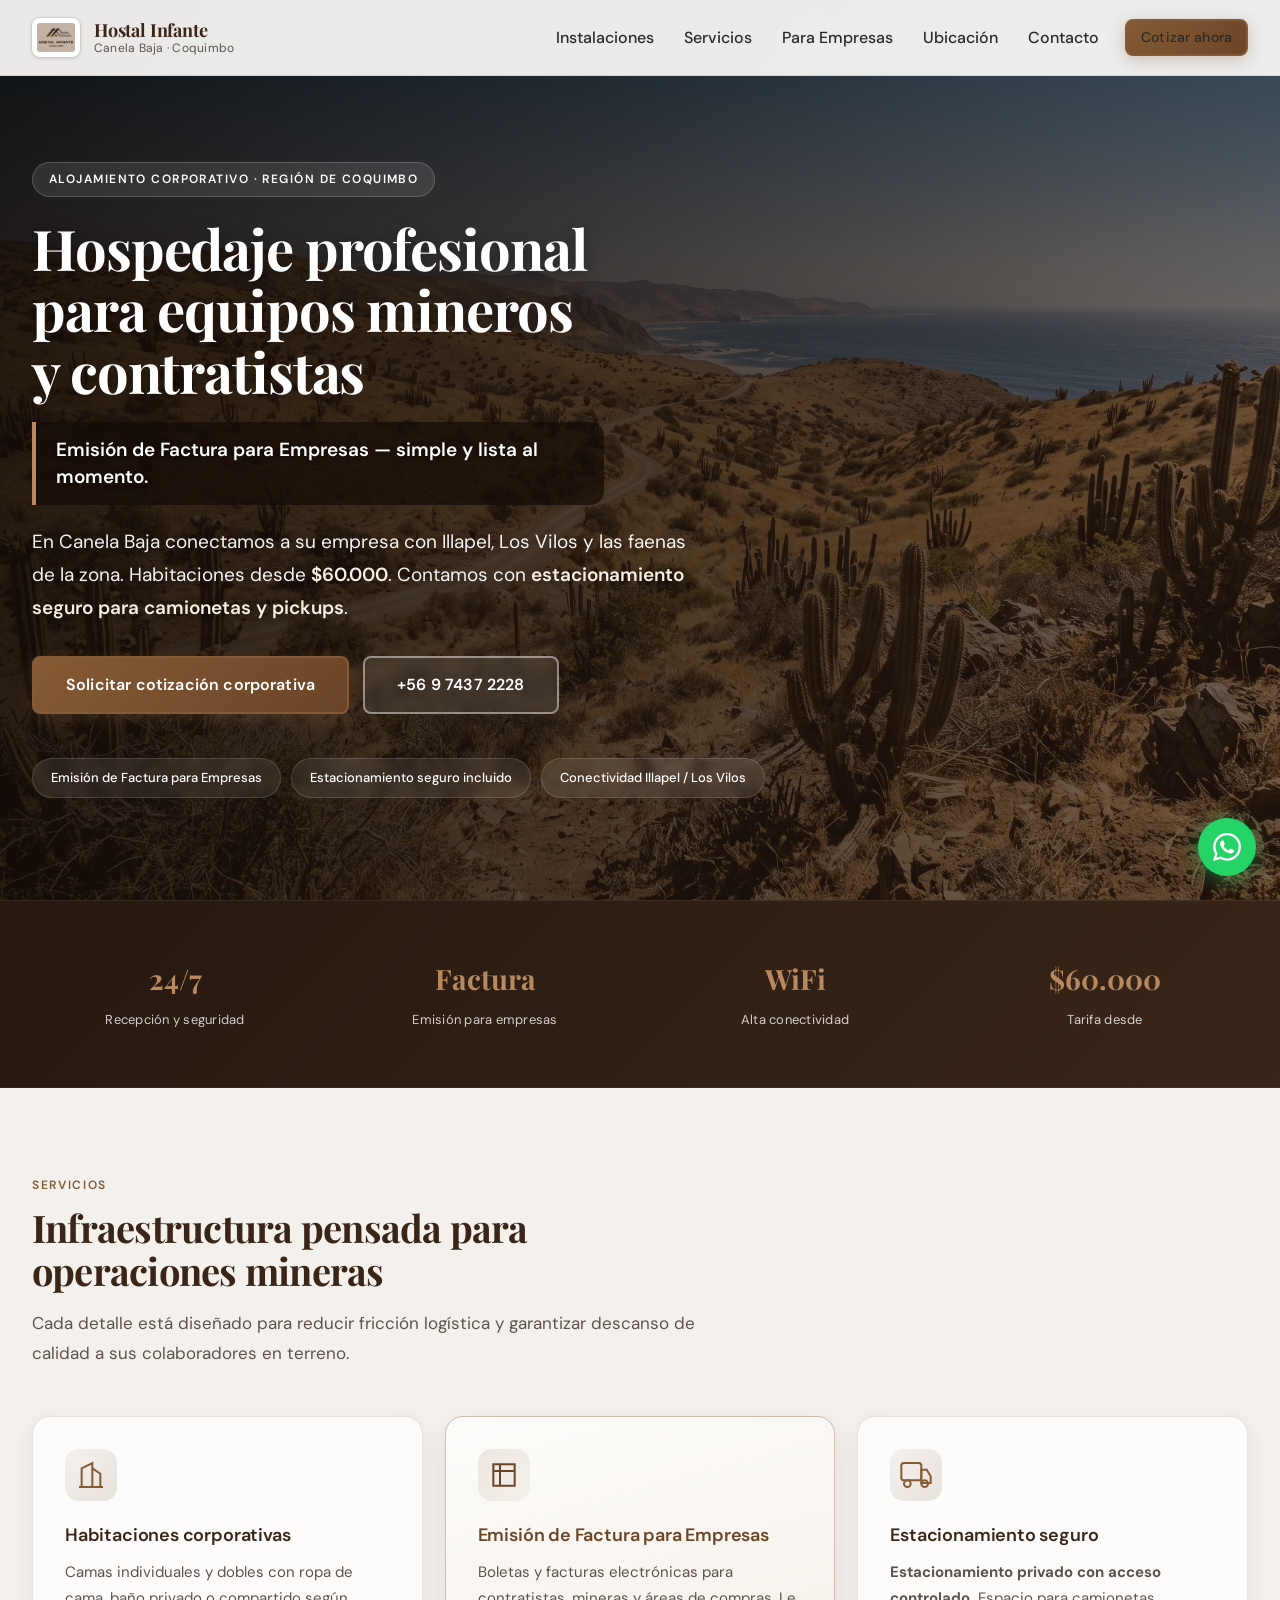
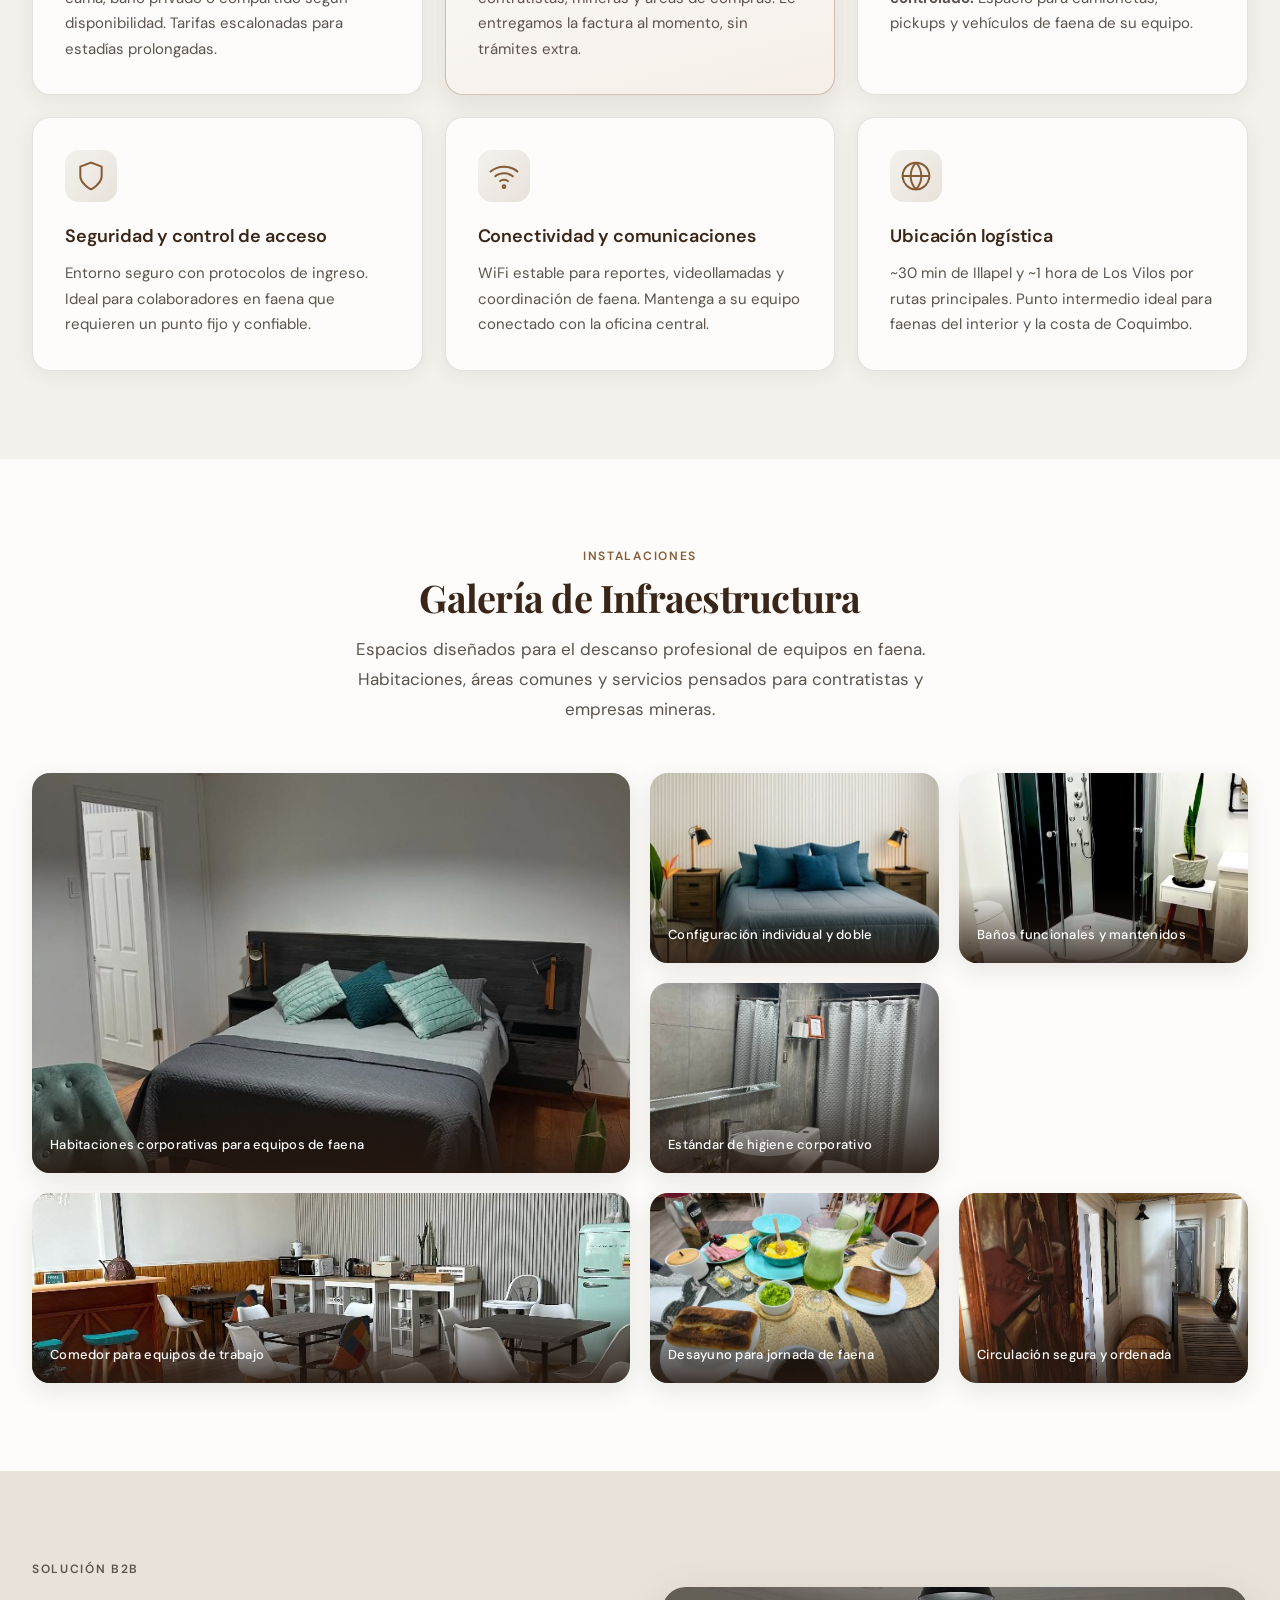
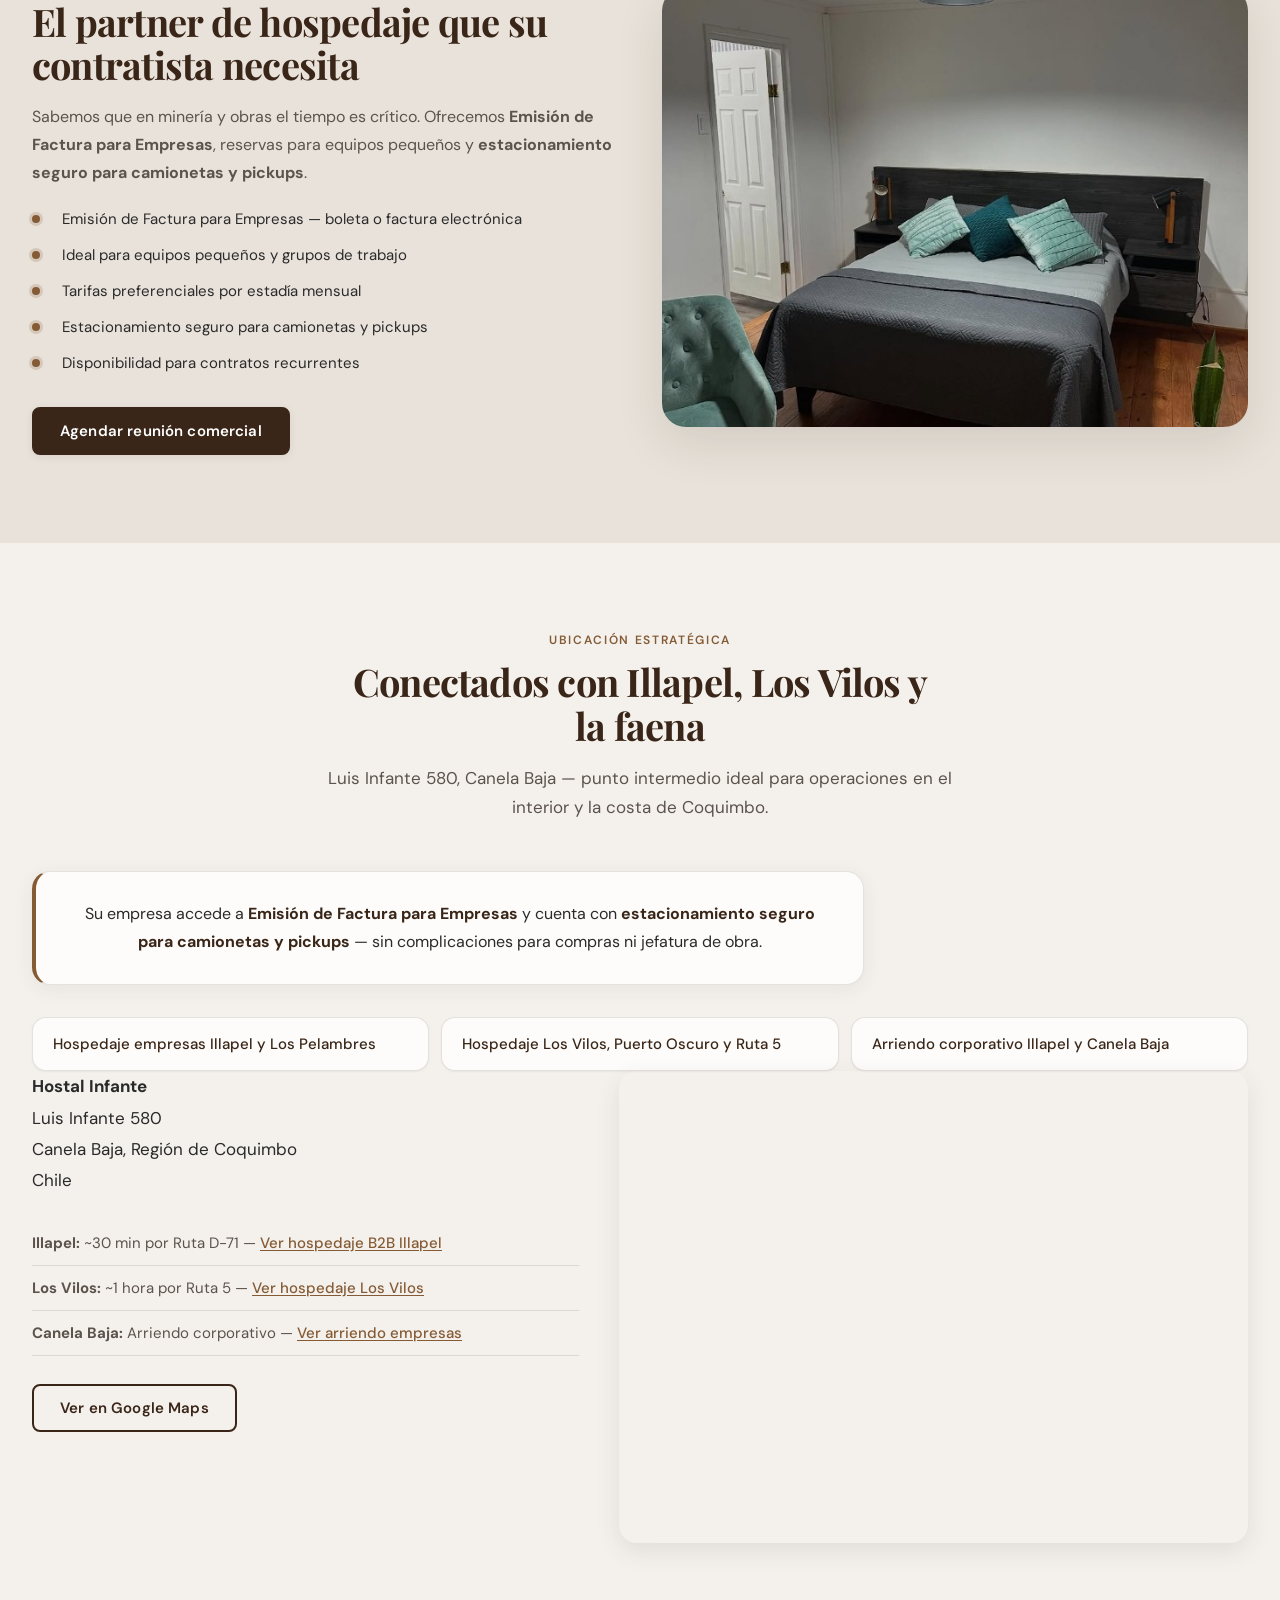
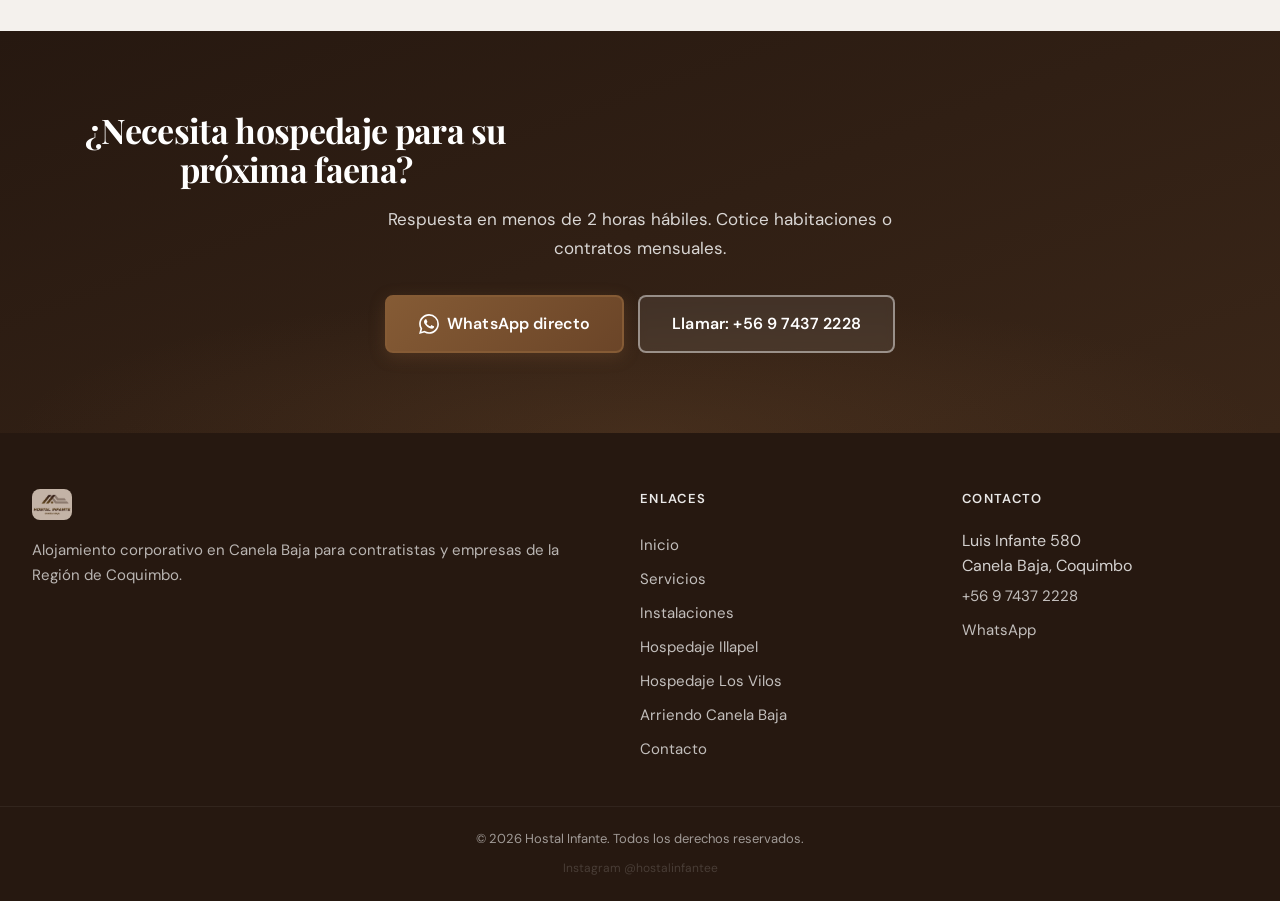
<file: index.html>
<!DOCTYPE html>
<html lang="es-CL">
<head>
  <meta charset="UTF-8">
  <meta name="viewport" content="width=device-width, initial-scale=1.0">
  <meta http-equiv="X-UA-Compatible" content="IE=edge">
  <title>Hostal Infante Canela Baja | Alojamiento Corporativo Minero — Coquimbo</title>
  <meta name="description" content="Hostal Infante en Canela Baja: alojamiento corporativo para empresas mineras y contratistas. Habitaciones desde $60.000, facturación, estacionamiento seguro, conectividad Illapel/Los Vilos.">
  <meta name="keywords" content="hostal canela baja, alojamiento minero coquimbo, habitaciones empresa illapel, hostal corporativo los vilos, estacionamiento camioneta faena">
  <meta name="author" content="Hostal Infante">
  <meta name="robots" content="index, follow, max-image-preview:large, max-snippet:-1">
  <meta name="geo.region" content="CL-CO">
  <meta name="geo.placename" content="Canela Baja, Coquimbo">
  <meta name="geo.position" content="-31.395;-71.458">
  <meta name="ICBM" content="-31.395, -71.458">
  <link rel="canonical" href="https://hostalinfante.cl/">
  <link rel="icon" href="/img/logo.png" type="image/png">
  <meta property="og:type" content="website">
  <meta property="og:locale" content="es_CL">
  <meta property="og:site_name" content="Hostal Infante">
  <meta property="og:title" content="Hostal Infante Canela Baja | Alojamiento Corporativo Minero">
  <meta property="og:description" content="Alojamiento B2B para empresas mineras y contratistas. Facturación, seguridad, estacionamiento para camionetas y excelente conectividad vial hacia Illapel y Los Vilos.">
  <meta property="og:url" content="https://hostalinfante.cl/">
  <meta property="og:image" content="https://hostalinfante.cl/img/hero-bg.webp">
  <meta property="og:image:alt" content="Hostal Infante Canela Baja alojamiento corporativo minero">
  <meta name="twitter:card" content="summary_large_image">
  <meta name="twitter:title" content="Hostal Infante Canela Baja | Alojamiento Corporativo">
  <meta name="twitter:description" content="Habitaciones corporativas desde $60.000. Ideal para equipos mineros en la Región de Coquimbo.">
  <meta name="twitter:image" content="https://hostalinfante.cl/img/hero-bg.webp">
  <link rel="preconnect" href="https://fonts.googleapis.com">
  <link rel="preconnect" href="https://fonts.gstatic.com" crossorigin>
  <link href="https://fonts.googleapis.com/css2?family=DM+Sans:ital,opsz,wght@0,9..40,400;0,9..40,500;0,9..40,600;0,9..40,700;1,9..40,400&family=Playfair+Display:wght@600;700&display=swap" rel="stylesheet">
  <link rel="stylesheet" href="/css/style.css">
  <script type="application/ld+json">
  {
    "@context": "https://schema.org",
    "@graph": [
      {
        "@type": "Hostel",
        "@id": "https://hostalinfante.cl/#hostel",
        "name": "Hostal Infante",
        "description": "Alojamiento corporativo en Canela Baja para empresas mineras, contratistas y equipos de faena. Habitaciones cómodas, facturación empresarial, estacionamiento seguro y ubicación estratégica entre Illapel y Los Vilos.",
        "url": "https://hostalinfante.cl/",
        "telephone": "+56974372228",
        "email": "contacto@hostalinfante.cl",
        "image": "https://hostalinfante.cl/img/hero-bg.webp",
        "logo": "https://hostalinfante.cl/img/logo.png",
        "priceRange": "Desde $60.000 CLP",
        "currenciesAccepted": "CLP",
        "paymentAccepted": "Transferencia, Factura",
        "amenityFeature": [
          { "@type": "LocationFeatureSpecification", "name": "Estacionamiento seguro", "value": true },
          { "@type": "LocationFeatureSpecification", "name": "WiFi", "value": true },
          { "@type": "LocationFeatureSpecification", "name": "Facturación empresarial", "value": true },
          { "@type": "LocationFeatureSpecification", "name": "Seguridad 24 horas", "value": true }
        ],
        "address": {
          "@type": "PostalAddress",
          "streetAddress": "Luis Infante 580",
          "addressLocality": "Canela Baja",
          "addressRegion": "Región de Coquimbo",
          "postalCode": "1960000",
          "addressCountry": "CL"
        },
        "geo": {
          "@type": "GeoCoordinates",
          "latitude": -31.395,
          "longitude": -71.458
        },
        "areaServed": [
          { "@type": "City", "name": "Canela Baja" },
          { "@type": "City", "name": "Illapel" },
          { "@type": "City", "name": "Los Vilos" },
          { "@type": "AdministrativeArea", "name": "Región de Coquimbo" }
        ],
        "sameAs": ["https://www.instagram.com/hostalinfantee/"]
      },
      {
        "@type": "LocalBusiness",
        "@id": "https://hostalinfante.cl/#localbusiness",
        "name": "Hostal Infante",
        "description": "Solución de hospedaje B2B para la industria minera y contratistas en Canela Baja, Coquimbo.",
        "url": "https://hostalinfante.cl/",
        "telephone": "+56974372228",
        "priceRange": "$$",
        "image": "https://hostalinfante.cl/img/hero-bg.webp",
        "address": {
          "@type": "PostalAddress",
          "streetAddress": "Luis Infante 580",
          "addressLocality": "Canela Baja",
          "addressRegion": "Región de Coquimbo",
          "addressCountry": "CL"
        },
        "geo": {
          "@type": "GeoCoordinates",
          "latitude": -31.395,
          "longitude": -71.458
        },
        "openingHoursSpecification": {
          "@type": "OpeningHoursSpecification",
          "dayOfWeek": ["Monday", "Tuesday", "Wednesday", "Thursday", "Friday", "Saturday", "Sunday"],
          "opens": "00:00",
          "closes": "23:59"
        }
      }
    ]
  }
  </script>
</head>
<body>
  <a class="skip-link" href="#contenido-principal">Ir al contenido</a>

  <header class="header" id="header">
    <div class="container header__inner">
      <a href="/" class="header__brand" aria-label="Hostal Infante — Inicio">
        <img src="/img/logo.png" alt="Logo Hostal Infante alojamiento corporativo Canela Baja" width="48" height="48" fetchpriority="high">
        <span class="header__brand-text">
          <strong>Hostal Infante</strong>
          <small>Canela Baja · Coquimbo</small>
        </span>
      </a>
      <button class="nav-toggle" id="nav-toggle" type="button" aria-expanded="false" aria-controls="nav-menu" aria-label="Abrir menú de navegación">
        <span class="nav-toggle__bar"></span>
        <span class="nav-toggle__bar"></span>
        <span class="nav-toggle__bar"></span>
      </button>
      <nav class="nav" id="nav-menu" aria-label="Navegación principal">
        <ul class="nav__list">
          <li><a href="#galeria">Instalaciones</a></li>
          <li><a href="#servicios">Servicios</a></li>
          <li><a href="#empresas">Para Empresas</a></li>
          <li><a href="#ubicacion">Ubicación</a></li>
          <li><a href="#contacto">Contacto</a></li>
          <li>
            <a class="btn btn--accent btn--sm" href="https://wa.me/56974372228?text=Hola,%20necesito%20cotizar%20habitaciones%20para%20empresa" target="_blank" rel="noopener noreferrer">Cotizar ahora</a>
          </li>
        </ul>
      </nav>
    </div>
  </header>

  <main id="contenido-principal">
    <section class="hero" aria-labelledby="hero-title">
      <div class="hero__bg">
        <img src="/img/hero-bg.webp" alt="Fachada Hostal Infante alojamiento corporativo minero Canela Baja" width="1920" height="1080" fetchpriority="high">
      </div>
      <div class="hero__overlay"></div>
      <div class="container hero__content">
        <p class="hero__eyebrow">Alojamiento corporativo · Región de Coquimbo</p>
        <h1 id="hero-title">Hospedaje profesional para equipos mineros y contratistas</h1>
        <p class="hero__highlight">Emisión de Factura para Empresas — simple y lista al momento.</p>
        <p class="hero__lead">En Canela Baja conectamos a su empresa con Illapel, Los Vilos y las faenas de la zona. Habitaciones desde <strong>$60.000</strong>. Contamos con <strong>estacionamiento seguro para camionetas y pickups</strong>.</p>
        <div class="hero__actions">
          <a class="btn btn--accent btn--lg" href="https://wa.me/56974372228?text=Hola,%20necesito%20cotizar%20habitaciones%20para%20empresa" target="_blank" rel="noopener noreferrer">Solicitar cotización corporativa</a>
          <a class="btn btn--outline-light btn--lg" href="tel:+56974372228">+56 9 7437 2228</a>
        </div>
        <ul class="hero__badges" aria-label="Ventajas principales">
          <li>Emisión de Factura para Empresas</li>
          <li>Estacionamiento seguro incluido</li>
          <li>Conectividad Illapel / Los Vilos</li>
        </ul>
      </div>
    </section>

    <section class="trust-bar" aria-label="Indicadores de confianza">
      <div class="container trust-bar__grid">
        <div class="trust-bar__item">
          <span class="trust-bar__value">24/7</span>
          <span class="trust-bar__label">Recepción y seguridad</span>
        </div>
        <div class="trust-bar__item">
          <span class="trust-bar__value">Factura</span>
          <span class="trust-bar__label">Emisión para empresas</span>
        </div>
        <div class="trust-bar__item">
          <span class="trust-bar__value">WiFi</span>
          <span class="trust-bar__label">Alta conectividad</span>
        </div>
        <div class="trust-bar__item">
          <span class="trust-bar__value">$60.000</span>
          <span class="trust-bar__label">Tarifa desde</span>
        </div>
      </div>
    </section>

    <section class="section" id="servicios" aria-labelledby="servicios-title">
      <div class="container">
        <header class="section__header">
          <p class="section__eyebrow">Servicios</p>
          <h2 id="servicios-title">Infraestructura pensada para operaciones mineras</h2>
          <p class="section__desc">Cada detalle está diseñado para reducir fricción logística y garantizar descanso de calidad a sus colaboradores en terreno.</p>
        </header>
        <div class="cards">
          <article class="card">
            <div class="card__icon" aria-hidden="true">
              <svg width="32" height="32" viewBox="0 0 24 24" fill="none" stroke="currentColor" stroke-width="1.5"><path d="M3 21h18M5 21V7l8-4v18M19 21V11l-6-4"/><path d="M9 9v.01M9 12v.01M9 15v.01M9 18v.01"/></svg>
            </div>
            <h3>Habitaciones corporativas</h3>
            <p>Camas individuales y dobles con ropa de cama, baño privado o compartido según disponibilidad. Tarifas escalonadas para estadías prolongadas.</p>
          </article>
          <article class="card card--highlight">
            <div class="card__icon" aria-hidden="true">
              <svg width="32" height="32" viewBox="0 0 24 24" fill="none" stroke="currentColor" stroke-width="1.5"><path d="M4 4h16v16H4z"/><path d="M4 9h16M9 4v16"/></svg>
            </div>
            <h3>Emisión de Factura para Empresas</h3>
            <p>Boletas y facturas electrónicas para contratistas, mineras y áreas de compras. Le entregamos la factura al momento, sin trámites extra.</p>
          </article>
          <article class="card">
            <div class="card__icon" aria-hidden="true">
              <svg width="32" height="32" viewBox="0 0 24 24" fill="none" stroke="currentColor" stroke-width="1.5"><rect x="1" y="3" width="15" height="13" rx="2"/><path d="M16 8h4l3 5v5h-7V8z"/><circle cx="5.5" cy="18.5" r="2.5"/><circle cx="18.5" cy="18.5" r="2.5"/></svg>
            </div>
            <h3>Estacionamiento seguro</h3>
            <p><strong>Estacionamiento privado con acceso controlado.</strong> Espacio para camionetas, pickups y vehículos de faena de su equipo.</p>
          </article>
          <article class="card">
            <div class="card__icon" aria-hidden="true">
              <svg width="32" height="32" viewBox="0 0 24 24" fill="none" stroke="currentColor" stroke-width="1.5"><path d="M12 22s8-4 8-10V5l-8-3-8 3v7c0 6 8 10 8 10z"/></svg>
            </div>
            <h3>Seguridad y control de acceso</h3>
            <p>Entorno seguro con protocolos de ingreso. Ideal para colaboradores en faena que requieren un punto fijo y confiable.</p>
          </article>
          <article class="card">
            <div class="card__icon" aria-hidden="true">
              <svg width="32" height="32" viewBox="0 0 24 24" fill="none" stroke="currentColor" stroke-width="1.5"><path d="M5 12.55a11 11 0 0 1 14.08 0"/><path d="M1.42 9a16 16 0 0 1 21.16 0"/><path d="M8.53 16.11a6 6 0 0 1 6.95 0"/><circle cx="12" cy="20" r="1"/></svg>
            </div>
            <h3>Conectividad y comunicaciones</h3>
            <p>WiFi estable para reportes, videollamadas y coordinación de faena. Mantenga a su equipo conectado con la oficina central.</p>
          </article>
          <article class="card">
            <div class="card__icon" aria-hidden="true">
              <svg width="32" height="32" viewBox="0 0 24 24" fill="none" stroke="currentColor" stroke-width="1.5"><circle cx="12" cy="12" r="10"/><path d="M12 2a14.5 14.5 0 0 0 0 20 14.5 14.5 0 0 0 0-20"/><path d="M2 12h20"/></svg>
            </div>
            <h3>Ubicación logística</h3>
            <p>~30 min de Illapel y ~1 hora de Los Vilos por rutas principales. Punto intermedio ideal para faenas del interior y la costa de Coquimbo.</p>
          </article>
        </div>
      </div>
    </section>

    <section class="section section--gallery" id="galeria" aria-labelledby="galeria-title">
      <div class="container">
        <header class="section__header section__header--center">
          <p class="section__eyebrow">Instalaciones</p>
          <h2 id="galeria-title">Galería de Infraestructura</h2>
          <p class="section__desc">Espacios diseñados para el descanso profesional de equipos en faena. Habitaciones, áreas comunes y servicios pensados para contratistas y empresas mineras.</p>
        </header>
        <div class="infra-gallery">
          <figure class="infra-gallery__item infra-gallery__item--feature">
            <img src="/img/habitaciones.jpg" alt="Habitación corporativa empresa minera hospedaje B2B Canela Baja" width="800" height="600" loading="lazy" decoding="async">
            <figcaption class="infra-gallery__caption">Habitaciones corporativas para equipos de faena</figcaption>
          </figure>
          <figure class="infra-gallery__item">
            <img src="/img/habitaciones2.jpg" alt="Alojamiento ejecutivo contratistas región Coquimbo habitación doble" width="600" height="450" loading="lazy" decoding="async">
            <figcaption class="infra-gallery__caption">Configuración individual y doble</figcaption>
          </figure>
          <figure class="infra-gallery__item">
            <img src="/img/baño.jpg" alt="Baño privado hostal corporativo empresa minera Illapel Los Vilos" width="600" height="450" loading="lazy" decoding="async">
            <figcaption class="infra-gallery__caption">Baños funcionales y mantenidos</figcaption>
          </figure>
          <figure class="infra-gallery__item">
            <img src="/img/baño2.jpg" alt="Instalaciones sanitarias hospedaje B2B contratistas Coquimbo" width="600" height="450" loading="lazy" decoding="async">
            <figcaption class="infra-gallery__caption">Estándar de higiene corporativo</figcaption>
          </figure>
          <figure class="infra-gallery__item infra-gallery__item--wide">
            <img src="/img/comedor.jpg" alt="Comedor empresarial hostal Infante alojamiento equipos de faena" width="900" height="500" loading="lazy" decoding="async">
            <figcaption class="infra-gallery__caption">Comedor para equipos de trabajo</figcaption>
          </figure>
          <figure class="infra-gallery__item">
            <img src="/img/desayuno.jpg" alt="Servicio desayuno hospedaje corporativo empresa Valle del Choapa" width="600" height="450" loading="lazy" decoding="async">
            <figcaption class="infra-gallery__caption">Desayuno para jornada de faena</figcaption>
          </figure>
          <figure class="infra-gallery__item">
            <img src="/img/pasillo.jpg" alt="Pasillos hostal corporativo seguridad 24 horas Canela Baja" width="600" height="450" loading="lazy" decoding="async">
            <figcaption class="infra-gallery__caption">Circulación segura y ordenada</figcaption>
          </figure>
        </div>
      </div>
    </section>

    <section class="section section--alt" id="empresas" aria-labelledby="empresas-title">
      <div class="container split">
        <div class="split__content">
          <p class="section__eyebrow">Solución B2B</p>
          <h2 id="empresas-title">El partner de hospedaje que su contratista necesita</h2>
          <p>Sabemos que en minería y obras el tiempo es crítico. Ofrecemos <strong>Emisión de Factura para Empresas</strong>, reservas para equipos pequeños y <strong>estacionamiento seguro para camionetas y pickups</strong>.</p>
          <ul class="checklist">
            <li>Emisión de Factura para Empresas — boleta o factura electrónica</li>
            <li>Ideal para equipos pequeños y grupos de trabajo</li>
            <li>Tarifas preferenciales por estadía mensual</li>
            <li>Estacionamiento seguro para camionetas y pickups</li>
            <li>Disponibilidad para contratos recurrentes</li>
          </ul>
          <a class="btn btn--primary" href="https://wa.me/56974372228?text=Hola,%20necesito%20cotizar%20habitaciones%20para%20empresa" target="_blank" rel="noopener noreferrer">Agendar reunión comercial</a>
        </div>
        <div class="split__media">
          <img src="/img/habitaciones.jpg" alt="Habitaciones corporativas hostal empresa minera canela baja" width="800" height="600" loading="lazy" decoding="async">
        </div>
      </div>
    </section>

    <section class="section" id="ubicacion" aria-labelledby="ubicacion-title">
      <div class="container">
        <header class="section__header section__header--center">
          <p class="section__eyebrow">Ubicación estratégica</p>
          <h2 id="ubicacion-title">Conectados con Illapel, Los Vilos y la faena</h2>
          <p class="section__desc">Luis Infante 580, Canela Baja — punto intermedio ideal para operaciones en el interior y la costa de Coquimbo.</p>
        </header>
        <div class="benefit-banner" role="note">
          <p>Su empresa accede a <strong>Emisión de Factura para Empresas</strong> y cuenta con <strong>estacionamiento seguro para camionetas y pickups</strong> — sin complicaciones para compras ni jefatura de obra.</p>
        </div>
        <nav class="geo-links" aria-label="Hospedaje por zona">
          <a href="/hospedaje-en-illapel.html">Hospedaje empresas Illapel y Los Pelambres</a>
          <a href="/hospedaje-en-los-vilos.html">Hospedaje Los Vilos, Puerto Oscuro y Ruta 5</a>
          <a href="/arriendo-illapel-canela.html">Arriendo corporativo Illapel y Canela Baja</a>
        </nav>
        <div class="location">
          <div class="location__info">
            <address class="location__address">
              <strong>Hostal Infante</strong><br>
              Luis Infante 580<br>
              Canela Baja, Región de Coquimbo<br>
              Chile
            </address>
            <ul class="location__routes">
              <li><strong>Illapel:</strong> ~30 min por Ruta D-71 — <a href="/hospedaje-en-illapel.html">Ver hospedaje B2B Illapel</a></li>
              <li><strong>Los Vilos:</strong> ~1 hora por Ruta 5 — <a href="/hospedaje-en-los-vilos.html">Ver hospedaje Los Vilos</a></li>
              <li><strong>Canela Baja:</strong> Arriendo corporativo — <a href="/arriendo-illapel-canela.html">Ver arriendo empresas</a></li>
            </ul>
            <a class="btn btn--outline" href="https://maps.google.com/?q=Luis+Infante+580,+Canela+Baja,+Coquimbo,+Chile" target="_blank" rel="noopener noreferrer">Ver en Google Maps</a>
          </div>
          <div class="location__map">
            <iframe
              title="Mapa ubicación Hostal Infante Canela Baja"
              src="https://maps.google.com/maps?q=Luis+Infante+580,+Canela+Baja,+Coquimbo,+Chile&output=embed"
              width="600"
              height="450"
              loading="lazy"
              referrerpolicy="no-referrer-when-downgrade"
              allowfullscreen>
            </iframe>
          </div>
        </div>
      </div>
    </section>

    <section class="section section--cta" id="contacto" aria-labelledby="contacto-title">
      <div class="container cta-box">
        <div class="cta-box__content">
          <h2 id="contacto-title">¿Necesita hospedaje para su próxima faena?</h2>
          <p>Respuesta en menos de 2 horas hábiles. Cotice habitaciones o contratos mensuales.</p>
          <div class="cta-box__actions">
            <a class="btn btn--accent btn--lg" href="https://wa.me/56974372228?text=Hola,%20necesito%20cotizar%20habitaciones%20para%20empresa" target="_blank" rel="noopener noreferrer">
              <svg width="20" height="20" viewBox="0 0 24 24" fill="currentColor" aria-hidden="true"><path d="M17.472 14.382c-.297-.149-1.758-.867-2.03-.967-.273-.099-.471-.148-.67.15-.197.297-.767.966-.94 1.164-.173.199-.347.223-.644.075-.297-.15-1.255-.463-2.39-1.475-.883-.788-1.48-1.761-1.653-2.059-.173-.297-.018-.458.13-.606.134-.133.298-.347.446-.52.149-.174.198-.298.298-.497.099-.198.05-.371-.025-.52-.075-.149-.669-1.612-.916-2.207-.242-.579-.487-.5-.669-.51-.173-.008-.371-.01-.57-.01-.198 0-.52.074-.792.372-.272.297-1.04 1.016-1.04 2.479 0 1.462 1.065 2.875 1.213 3.074.149.198 2.096 3.2 5.077 4.487.709.306 1.262.489 1.694.625.712.227 1.36.195 1.871.118.571-.085 1.758-.719 2.006-1.413.248-.694.248-1.289.173-1.413-.074-.124-.272-.198-.57-.347m-5.421 7.403h-.004a9.87 9.87 0 0 1-5.031-1.378l-.361-.214-3.741.982.998-3.648-.235-.374a9.86 9.86 0 0 1-1.51-5.26c.001-5.45 4.436-9.884 9.888-9.884 2.64 0 5.122 1.03 6.988 2.898a9.825 9.825 0 0 1 2.893 6.994c-.003 5.45-4.435 9.884-9.885 9.884m8.413-18.297A11.815 11.815 0 0 0 12.05 0C5.495 0 .16 5.335.157 11.892c0 2.096.547 4.142 1.588 5.945L.057 24l6.305-1.654a11.882 11.882 0 0 0 5.683 1.448h.005c6.554 0 11.89-5.335 11.893-11.893a11.821 11.821 0 0 0-3.48-8.413z"/></svg>
              WhatsApp directo
            </a>
            <a class="btn btn--outline-light btn--lg" href="tel:+56974372228">Llamar: +56 9 7437 2228</a>
          </div>
        </div>
      </div>
    </section>
  </main>

  <footer class="footer">
    <div class="container footer__grid">
      <div class="footer__brand">
        <img src="/img/logo.png" alt="Hostal Infante logo alojamiento minero canela baja" width="40" height="40" loading="lazy" decoding="async">
        <p>Alojamiento corporativo en Canela Baja para contratistas y empresas de la Región de Coquimbo.</p>
      </div>
      <nav class="footer__nav" aria-label="Enlaces del pie de página">
        <h3>Enlaces</h3>
        <ul>
          <li><a href="/">Inicio</a></li>
          <li><a href="/#servicios">Servicios</a></li>
          <li><a href="/#galeria">Instalaciones</a></li>
          <li><a href="/hospedaje-en-illapel.html">Hospedaje Illapel</a></li>
          <li><a href="/hospedaje-en-los-vilos.html">Hospedaje Los Vilos</a></li>
          <li><a href="/arriendo-illapel-canela.html">Arriendo Canela Baja</a></li>
          <li><a href="/#contacto">Contacto</a></li>
        </ul>
      </nav>
      <div class="footer__contact">
        <h3>Contacto</h3>
        <address>
          Luis Infante 580<br>
          Canela Baja, Coquimbo<br>
          <a href="tel:+56974372228">+56 9 7437 2228</a><br>
          <a href="https://wa.me/56974372228?text=Hola,%20necesito%20cotizar%20habitaciones%20para%20empresa" target="_blank" rel="noopener noreferrer">WhatsApp</a>
        </address>
      </div>
    </div>
    <div class="footer__bottom">
      <div class="container">
        <p>&copy; <span id="year"></span> Hostal Infante. Todos los derechos reservados.</p>
        <p class="footer__instagram"><a href="https://www.instagram.com/hostalinfantee/" target="_blank" rel="noopener nofollow">Instagram @hostalinfantee</a></p>
      </div>
    </div>
  </footer>

  <a class="whatsapp-float" href="https://wa.me/56974372228?text=Hola,%20necesito%20cotizar%20habitaciones%20para%20empresa" target="_blank" rel="noopener noreferrer" aria-label="Contactar por WhatsApp para cotizar habitaciones">
    <svg width="28" height="28" viewBox="0 0 24 24" fill="currentColor" aria-hidden="true"><path d="M17.472 14.382c-.297-.149-1.758-.867-2.03-.967-.273-.099-.471-.148-.67.15-.197.297-.767.966-.94 1.164-.173.199-.347.223-.644.075-.297-.15-1.255-.463-2.39-1.475-.883-.788-1.48-1.761-1.653-2.059-.173-.297-.018-.458.13-.606.134-.133.298-.347.446-.52.149-.174.198-.298.298-.497.099-.198.05-.371-.025-.52-.075-.149-.669-1.612-.916-2.207-.242-.579-.487-.5-.669-.51-.173-.008-.371-.01-.57-.01-.198 0-.52.074-.792.372-.272.297-1.04 1.016-1.04 2.479 0 1.462 1.065 2.875 1.213 3.074.149.198 2.096 3.2 5.077 4.487.709.306 1.262.489 1.694.625.712.227 1.36.195 1.871.118.571-.085 1.758-.719 2.006-1.413.248-.694.248-1.289.173-1.413-.074-.124-.272-.198-.57-.347m-5.421 7.403h-.004a9.87 9.87 0 0 1-5.031-1.378l-.361-.214-3.741.982.998-3.648-.235-.374a9.86 9.86 0 0 1-1.51-5.26c.001-5.45 4.436-9.884 9.888-9.884 2.64 0 5.122 1.03 6.988 2.898a9.825 9.825 0 0 1 2.893 6.994c-.003 5.45-4.435 9.884-9.885 9.884m8.413-18.297A11.815 11.815 0 0 0 12.05 0C5.495 0 .16 5.335.157 11.892c0 2.096.547 4.142 1.588 5.945L.057 24l6.305-1.654a11.882 11.882 0 0 0 5.683 1.448h.005c6.554 0 11.89-5.335 11.893-11.893a11.821 11.821 0 0 0-3.48-8.413z"/></svg>
  </a>

  <script src="/js/main.js" defer></script>
</body>
</html>
</file>
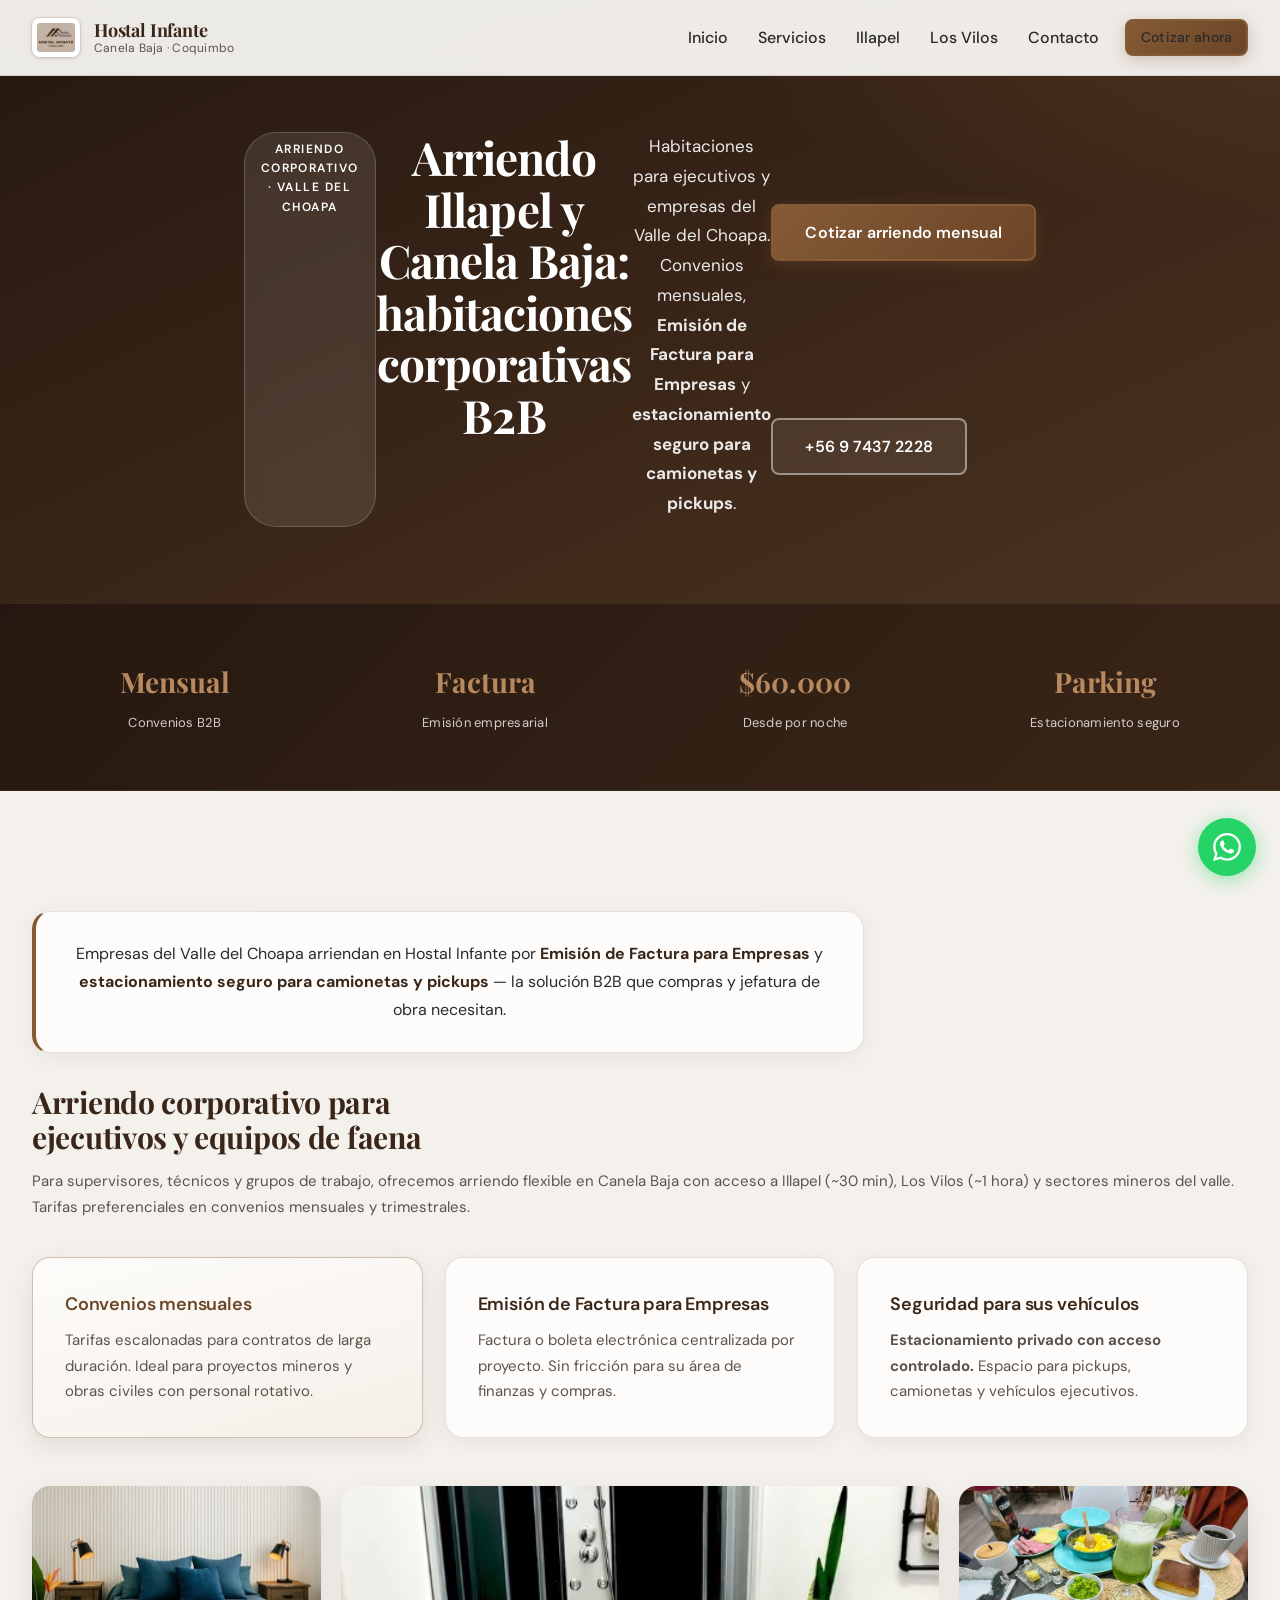
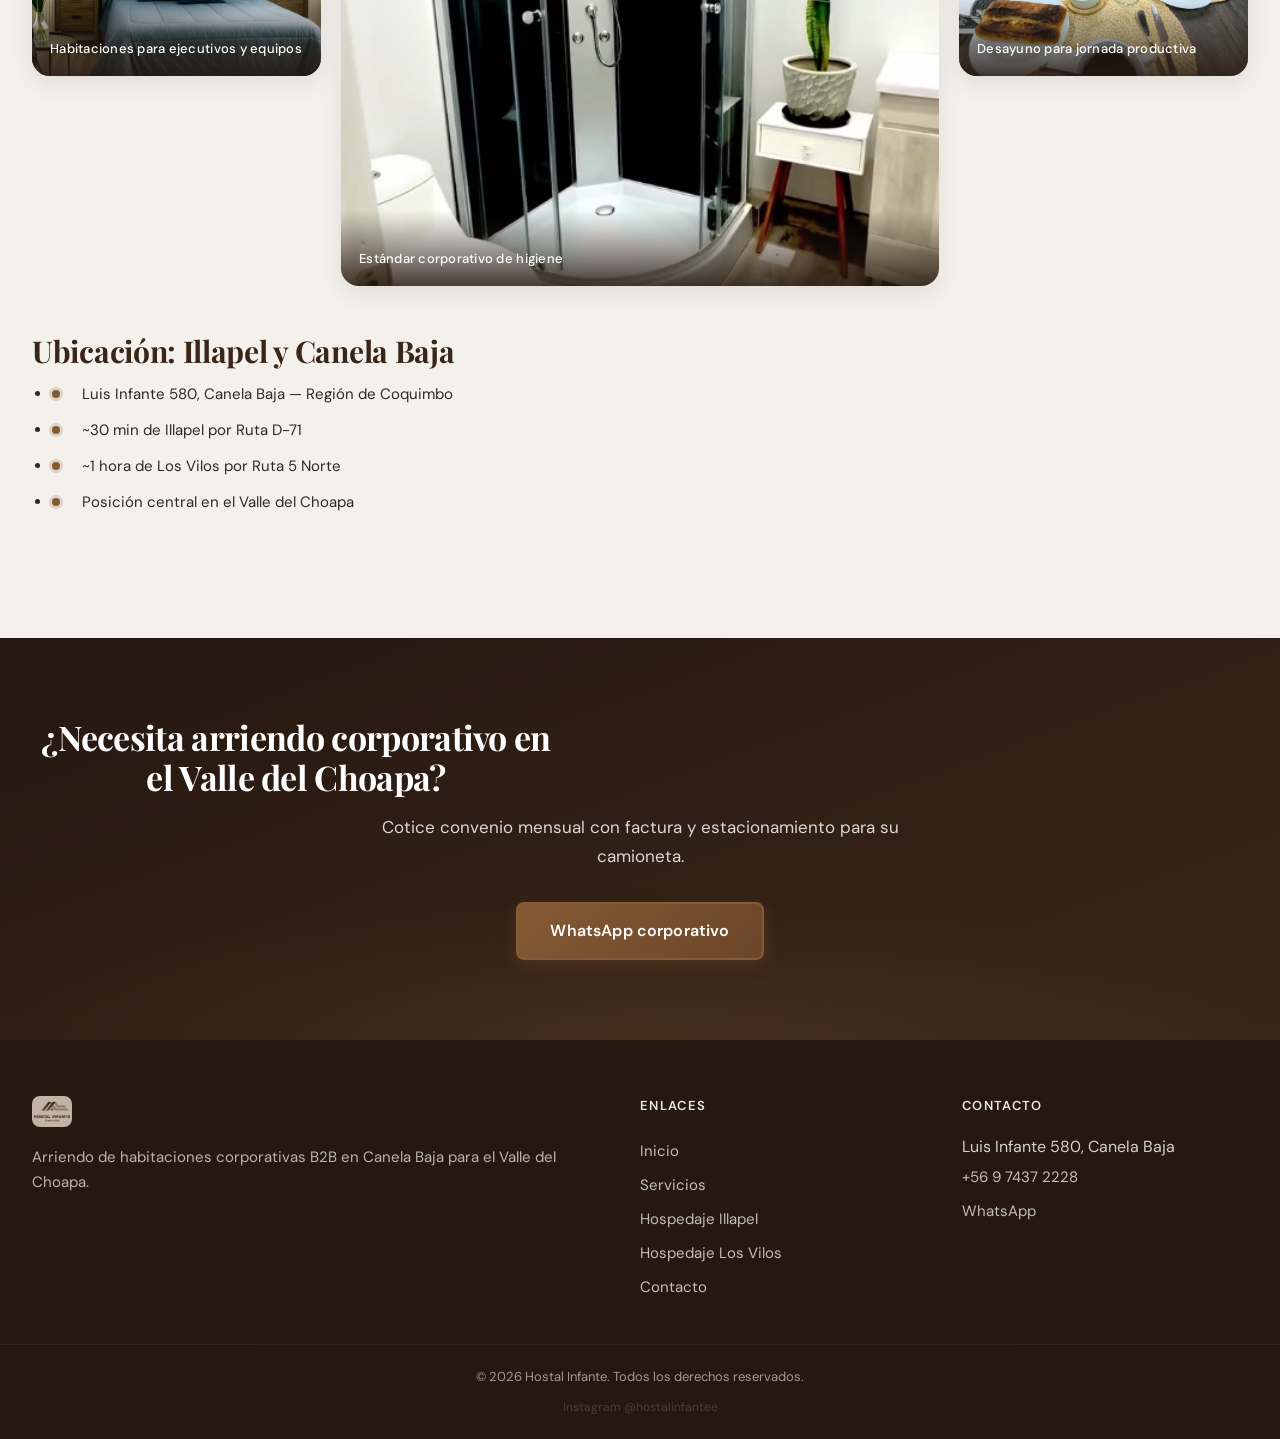
<file: arriendo-illapel-canela.html>
<!DOCTYPE html>
<html lang="es-CL">
<head>
  <meta charset="UTF-8">
  <meta name="viewport" content="width=device-width, initial-scale=1.0">
  <meta http-equiv="X-UA-Compatible" content="IE=edge">
  <title>Arriendo Illapel y Canela Baja | Habitaciones Corporativas B2B</title>
  <meta name="description" content="Arriendo de habitaciones para ejecutivos y empresas operando en el Valle del Choapa. Convenios mensuales y seguridad para sus vehículos.">
  <meta name="robots" content="index, follow">
  <link rel="canonical" href="https://hostalinfante.cl/arriendo-illapel-canela.html">
  <link rel="icon" href="/img/logo.png" type="image/png">
  <meta property="og:type" content="website">
  <meta property="og:locale" content="es_CL">
  <meta property="og:title" content="Arriendo Illapel y Canela Baja | Habitaciones Corporativas B2B">
  <meta property="og:description" content="Arriendo de habitaciones para ejecutivos y empresas operando en el Valle del Choapa. Convenios mensuales y seguridad para sus vehículos.">
  <meta property="og:url" content="https://hostalinfante.cl/arriendo-illapel-canela.html">
  <meta property="og:image" content="https://hostalinfante.cl/img/habitaciones2.jpg">
  <link rel="preconnect" href="https://fonts.googleapis.com">
  <link rel="preconnect" href="https://fonts.gstatic.com" crossorigin>
  <link href="https://fonts.googleapis.com/css2?family=DM+Sans:ital,opsz,wght@0,9..40,400;0,9..40,500;0,9..40,600;0,9..40,700&family=Playfair+Display:wght@600;700&display=swap" rel="stylesheet">
  <link rel="stylesheet" href="/css/style.css">
  <script type="application/ld+json">
  {
    "@context": "https://schema.org",
    "@type": "LocalBusiness",
    "name": "Hostal Infante — Arriendo Illapel y Canela Baja",
    "description": "Arriendo de habitaciones corporativas B2B para ejecutivos y empresas en el Valle del Choapa. Convenios mensuales, emisión de factura y estacionamiento seguro en Canela Baja.",
    "url": "https://hostalinfante.cl/arriendo-illapel-canela.html",
    "telephone": "+56974372228",
    "priceRange": "Desde $60.000 CLP",
    "image": "https://hostalinfante.cl/img/habitaciones2.jpg",
    "address": {
      "@type": "PostalAddress",
      "streetAddress": "Luis Infante 580",
      "addressLocality": "Canela Baja",
      "addressRegion": "Región de Coquimbo",
      "addressCountry": "CL"
    },
    "geo": { "@type": "GeoCoordinates", "latitude": -31.395, "longitude": -71.458 },
    "areaServed": [
      { "@type": "City", "name": "Illapel" },
      { "@type": "City", "name": "Canela Baja" },
      { "@type": "AdministrativeArea", "name": "Valle del Choapa" }
    ]
  }
  </script>
</head>
<body>
  <a class="skip-link" href="#contenido-principal">Ir al contenido</a>

  <header class="header" id="header">
    <div class="container header__inner">
      <a href="/" class="header__brand" aria-label="Hostal Infante — Inicio">
        <img src="/img/logo.png" alt="Logo Hostal Infante arriendo Illapel Canela Baja" width="48" height="48" fetchpriority="high">
        <span class="header__brand-text">
          <strong>Hostal Infante</strong>
          <small>Canela Baja · Coquimbo</small>
        </span>
      </a>
      <button class="nav-toggle" id="nav-toggle" type="button" aria-expanded="false" aria-controls="nav-menu" aria-label="Abrir menú de navegación">
        <span class="nav-toggle__bar"></span>
        <span class="nav-toggle__bar"></span>
        <span class="nav-toggle__bar"></span>
      </button>
      <nav class="nav" id="nav-menu" aria-label="Navegación principal">
        <ul class="nav__list">
          <li><a href="/">Inicio</a></li>
          <li><a href="/#servicios">Servicios</a></li>
          <li><a href="/hospedaje-en-illapel.html">Illapel</a></li>
          <li><a href="/hospedaje-en-los-vilos.html">Los Vilos</a></li>
          <li><a href="/#contacto">Contacto</a></li>
          <li><a class="btn btn--accent btn--sm" href="https://wa.me/56974372228?text=Hola,%20necesito%20cotizar%20arriendo%20corporativo%20Canela%20Baja" target="_blank" rel="noopener noreferrer">Cotizar ahora</a></li>
        </ul>
      </nav>
    </div>
  </header>

  <main id="contenido-principal">
    <section class="page-hero" aria-labelledby="page-title">
      <div class="container page-hero__inner">
        <p class="hero__eyebrow">Arriendo corporativo · Valle del Choapa</p>
        <h1 id="page-title">Arriendo Illapel y Canela Baja: habitaciones corporativas B2B</h1>
        <p class="page-hero__lead">Habitaciones para ejecutivos y empresas del Valle del Choapa. Convenios mensuales, <strong>Emisión de Factura para Empresas</strong> y <strong>estacionamiento seguro para camionetas y pickups</strong>.</p>
        <div class="page-hero__actions">
          <a class="btn btn--accent btn--lg" href="https://wa.me/56974372228?text=Hola,%20necesito%20cotizar%20arriendo%20corporativo%20Canela%20Baja" target="_blank" rel="noopener noreferrer">Cotizar arriendo mensual</a>
          <a class="btn btn--outline-light btn--lg" href="tel:+56974372228">+56 9 7437 2228</a>
        </div>
      </div>
    </section>

    <section class="trust-bar" aria-label="Indicadores corporativos">
      <div class="container trust-bar__grid">
        <div class="trust-bar__item">
          <span class="trust-bar__value">Mensual</span>
          <span class="trust-bar__label">Convenios B2B</span>
        </div>
        <div class="trust-bar__item">
          <span class="trust-bar__value">Factura</span>
          <span class="trust-bar__label">Emisión empresarial</span>
        </div>
        <div class="trust-bar__item">
          <span class="trust-bar__value">$60.000</span>
          <span class="trust-bar__label">Desde por noche</span>
        </div>
        <div class="trust-bar__item">
          <span class="trust-bar__value">Parking</span>
          <span class="trust-bar__label">Estacionamiento seguro</span>
        </div>
      </div>
    </section>

    <section class="section">
      <div class="container">
        <div class="benefit-banner" role="note">
          <p>Empresas del Valle del Choapa arriendan en Hostal Infante por <strong>Emisión de Factura para Empresas</strong> y <strong>estacionamiento seguro para camionetas y pickups</strong> — la solución B2B que compras y jefatura de obra necesitan.</p>
        </div>

        <div class="content-block">
          <h2>Arriendo corporativo para ejecutivos y equipos de faena</h2>
          <p>Para supervisores, técnicos y grupos de trabajo, ofrecemos arriendo flexible en Canela Baja con acceso a Illapel (~30 min), Los Vilos (~1 hora) y sectores mineros del valle. Tarifas preferenciales en convenios mensuales y trimestrales.</p>
        </div>

        <div class="cards">
          <article class="card card--highlight">
            <h3>Convenios mensuales</h3>
            <p>Tarifas escalonadas para contratos de larga duración. Ideal para proyectos mineros y obras civiles con personal rotativo.</p>
          </article>
          <article class="card">
            <h3>Emisión de Factura para Empresas</h3>
            <p>Factura o boleta electrónica centralizada por proyecto. Sin fricción para su área de finanzas y compras.</p>
          </article>
          <article class="card">
            <h3>Seguridad para sus vehículos</h3>
            <p><strong>Estacionamiento privado con acceso controlado.</strong> Espacio para pickups, camionetas y vehículos ejecutivos.</p>
          </article>
        </div>

        <div class="infra-gallery infra-gallery--spaced">
          <figure class="infra-gallery__item">
            <img src="/img/habitaciones2.jpg" alt="Arriendo habitación corporativa ejecutivos Valle del Choapa" width="600" height="450" loading="lazy" decoding="async">
            <figcaption class="infra-gallery__caption">Habitaciones para ejecutivos y equipos</figcaption>
          </figure>
          <figure class="infra-gallery__item infra-gallery__item--feature">
            <img src="/img/baño.jpg" alt="Baño arriendo corporativo empresa Illapel Canela Baja" width="800" height="600" loading="lazy" decoding="async">
            <figcaption class="infra-gallery__caption">Estándar corporativo de higiene</figcaption>
          </figure>
          <figure class="infra-gallery__item">
            <img src="/img/desayuno.jpg" alt="Servicio desayuno arriendo B2B empresa minera Coquimbo" width="600" height="450" loading="lazy" decoding="async">
            <figcaption class="infra-gallery__caption">Desayuno para jornada productiva</figcaption>
          </figure>
        </div>

        <div class="content-block content-block--spaced">
          <h2>Ubicación: Illapel y Canela Baja</h2>
          <ul class="checklist">
            <li>Luis Infante 580, Canela Baja — Región de Coquimbo</li>
            <li>~30 min de Illapel por Ruta D-71</li>
            <li>~1 hora de Los Vilos por Ruta 5 Norte</li>
            <li>Posición central en el Valle del Choapa</li>
          </ul>
        </div>
      </div>
    </section>

    <section class="section section--cta" aria-labelledby="cta-arriendo">
      <div class="container cta-box">
        <h2 id="cta-arriendo">¿Necesita arriendo corporativo en el Valle del Choapa?</h2>
        <p>Cotice convenio mensual con factura y estacionamiento para su camioneta.</p>
        <div class="cta-box__actions">
          <a class="btn btn--accent btn--lg" href="https://wa.me/56974372228?text=Hola,%20necesito%20cotizar%20arriendo%20corporativo%20Canela%20Baja" target="_blank" rel="noopener noreferrer">WhatsApp corporativo</a>
        </div>
      </div>
    </section>
  </main>

  <footer class="footer">
    <div class="container footer__grid">
      <div class="footer__brand">
        <img src="/img/logo.png" alt="Hostal Infante logo" width="40" height="40" loading="lazy" decoding="async">
        <p>Arriendo de habitaciones corporativas B2B en Canela Baja para el Valle del Choapa.</p>
      </div>
      <nav class="footer__nav" aria-label="Enlaces del pie de página">
        <h3>Enlaces</h3>
        <ul>
          <li><a href="/">Inicio</a></li>
          <li><a href="/#servicios">Servicios</a></li>
          <li><a href="/hospedaje-en-illapel.html">Hospedaje Illapel</a></li>
          <li><a href="/hospedaje-en-los-vilos.html">Hospedaje Los Vilos</a></li>
          <li><a href="/#contacto">Contacto</a></li>
        </ul>
      </nav>
      <div class="footer__contact">
        <h3>Contacto</h3>
        <address>
          Luis Infante 580, Canela Baja<br>
          <a href="tel:+56974372228">+56 9 7437 2228</a><br>
          <a href="https://wa.me/56974372228?text=Hola,%20necesito%20cotizar%20habitaciones%20para%20empresa" target="_blank" rel="noopener noreferrer">WhatsApp</a>
        </address>
      </div>
    </div>
    <div class="footer__bottom">
      <div class="container">
        <p>&copy; <span id="year"></span> Hostal Infante. Todos los derechos reservados.</p>
        <p class="footer__instagram"><a href="https://www.instagram.com/hostalinfantee/" target="_blank" rel="noopener nofollow">Instagram @hostalinfantee</a></p>
      </div>
    </div>
  </footer>

  <a class="whatsapp-float" href="https://wa.me/56974372228?text=Hola,%20necesito%20cotizar%20arriendo%20corporativo%20Canela%20Baja" target="_blank" rel="noopener noreferrer" aria-label="Contactar por WhatsApp">
    <svg width="28" height="28" viewBox="0 0 24 24" fill="currentColor" aria-hidden="true"><path d="M17.472 14.382c-.297-.149-1.758-.867-2.03-.967-.273-.099-.471-.148-.67.15-.197.297-.767.966-.94 1.164-.173.199-.347.223-.644.075-.297-.15-1.255-.463-2.39-1.475-.883-.788-1.48-1.761-1.653-2.059-.173-.297-.018-.458.13-.606.134-.133.298-.347.446-.52.149-.174.198-.298.298-.497.099-.198.05-.371-.025-.52-.075-.149-.669-1.612-.916-2.207-.242-.579-.487-.5-.669-.51-.173-.008-.371-.01-.57-.01-.198 0-.52.074-.792.372-.272.297-1.04 1.016-1.04 2.479 0 1.462 1.065 2.875 1.213 3.074.149.198 2.096 3.2 5.077 4.487.709.306 1.262.489 1.694.625.712.227 1.36.195 1.871.118.571-.085 1.758-.719 2.006-1.413.248-.694.248-1.289.173-1.413-.074-.124-.272-.198-.57-.347m-5.421 7.403h-.004a9.87 9.87 0 0 1-5.031-1.378l-.361-.214-3.741.982.998-3.648-.235-.374a9.86 9.86 0 0 1-1.51-5.26c.001-5.45 4.436-9.884 9.888-9.884 2.64 0 5.122 1.03 6.988 2.898a9.825 9.825 0 0 1 2.893 6.994c-.003 5.45-4.435 9.884-9.885 9.884m8.413-18.297A11.815 11.815 0 0 0 12.05 0C5.495 0 .16 5.335.157 11.892c0 2.096.547 4.142 1.588 5.945L.057 24l6.305-1.654a11.882 11.882 0 0 0 5.683 1.448h.005c6.554 0 11.89-5.335 11.893-11.893a11.821 11.821 0 0 0-3.48-8.413z"/></svg>
  </a>
  <script src="/js/main.js" defer></script>
</body>
</html>
</file>
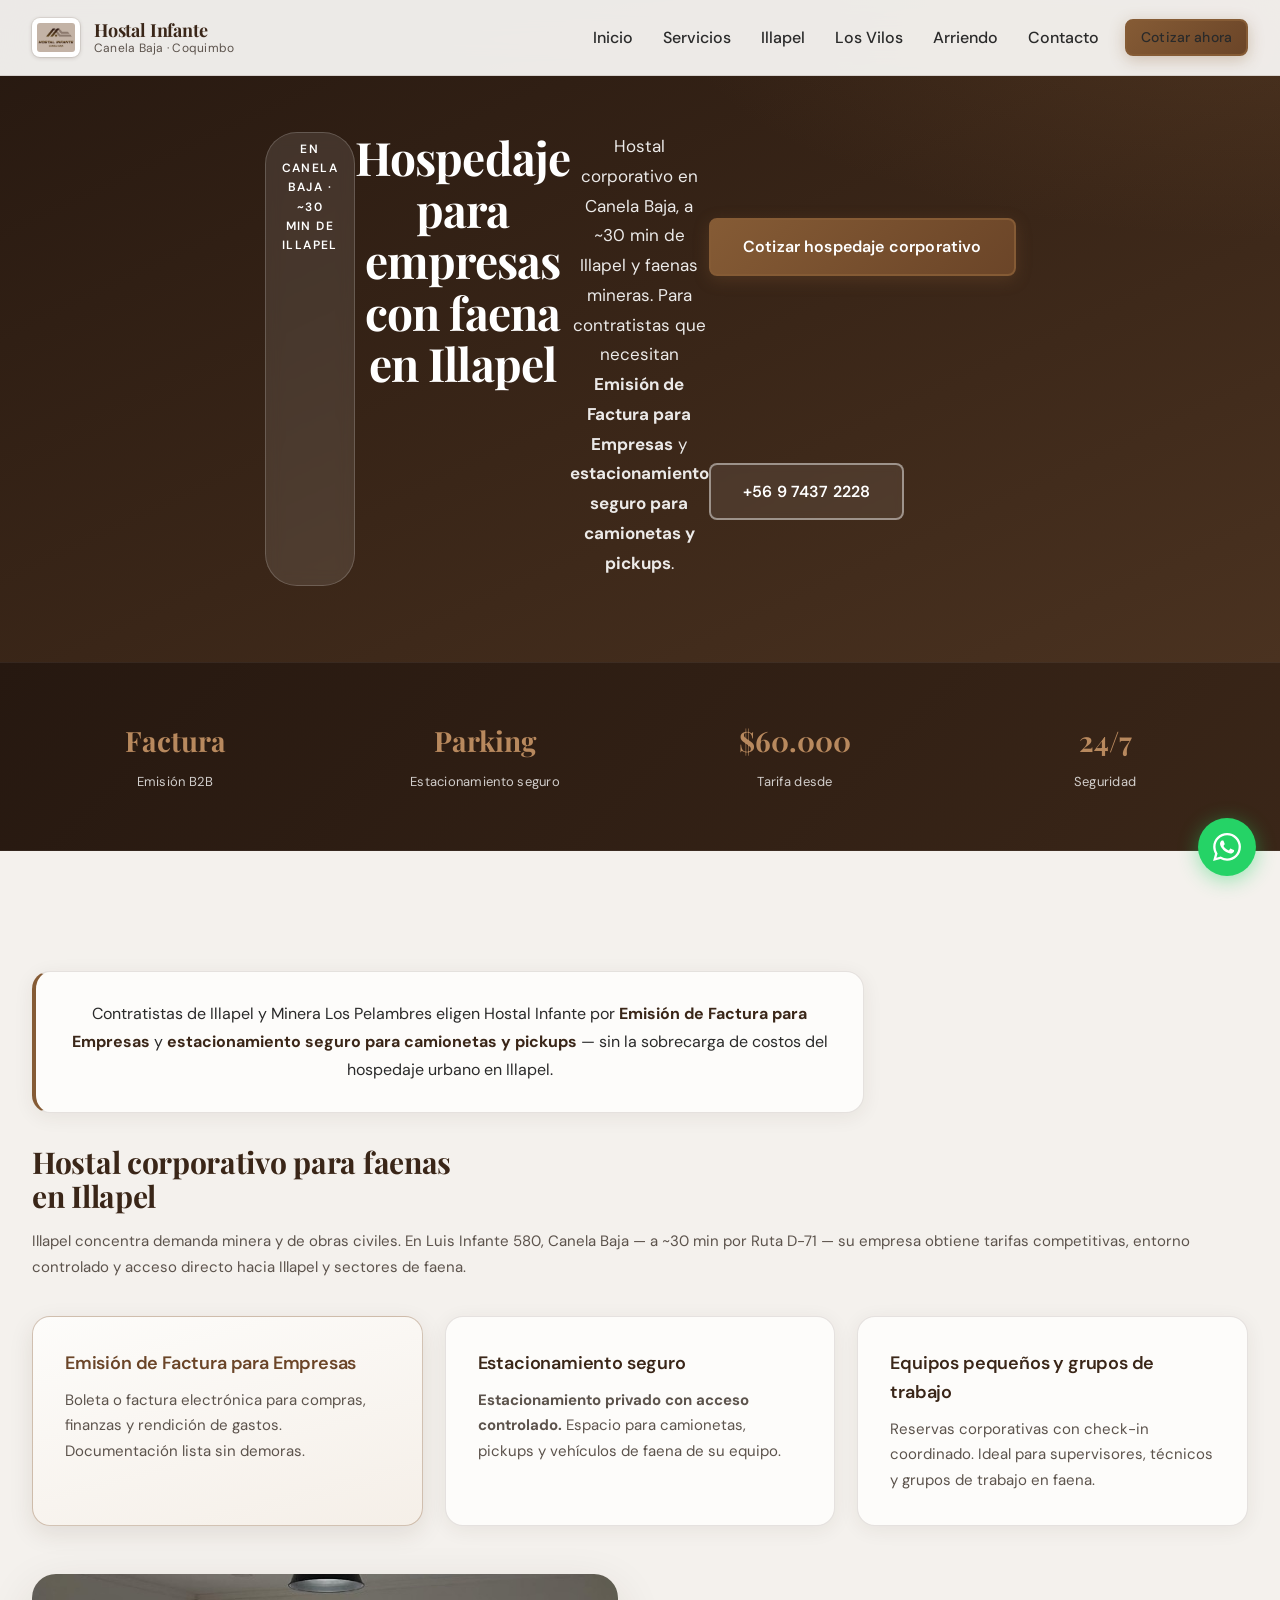
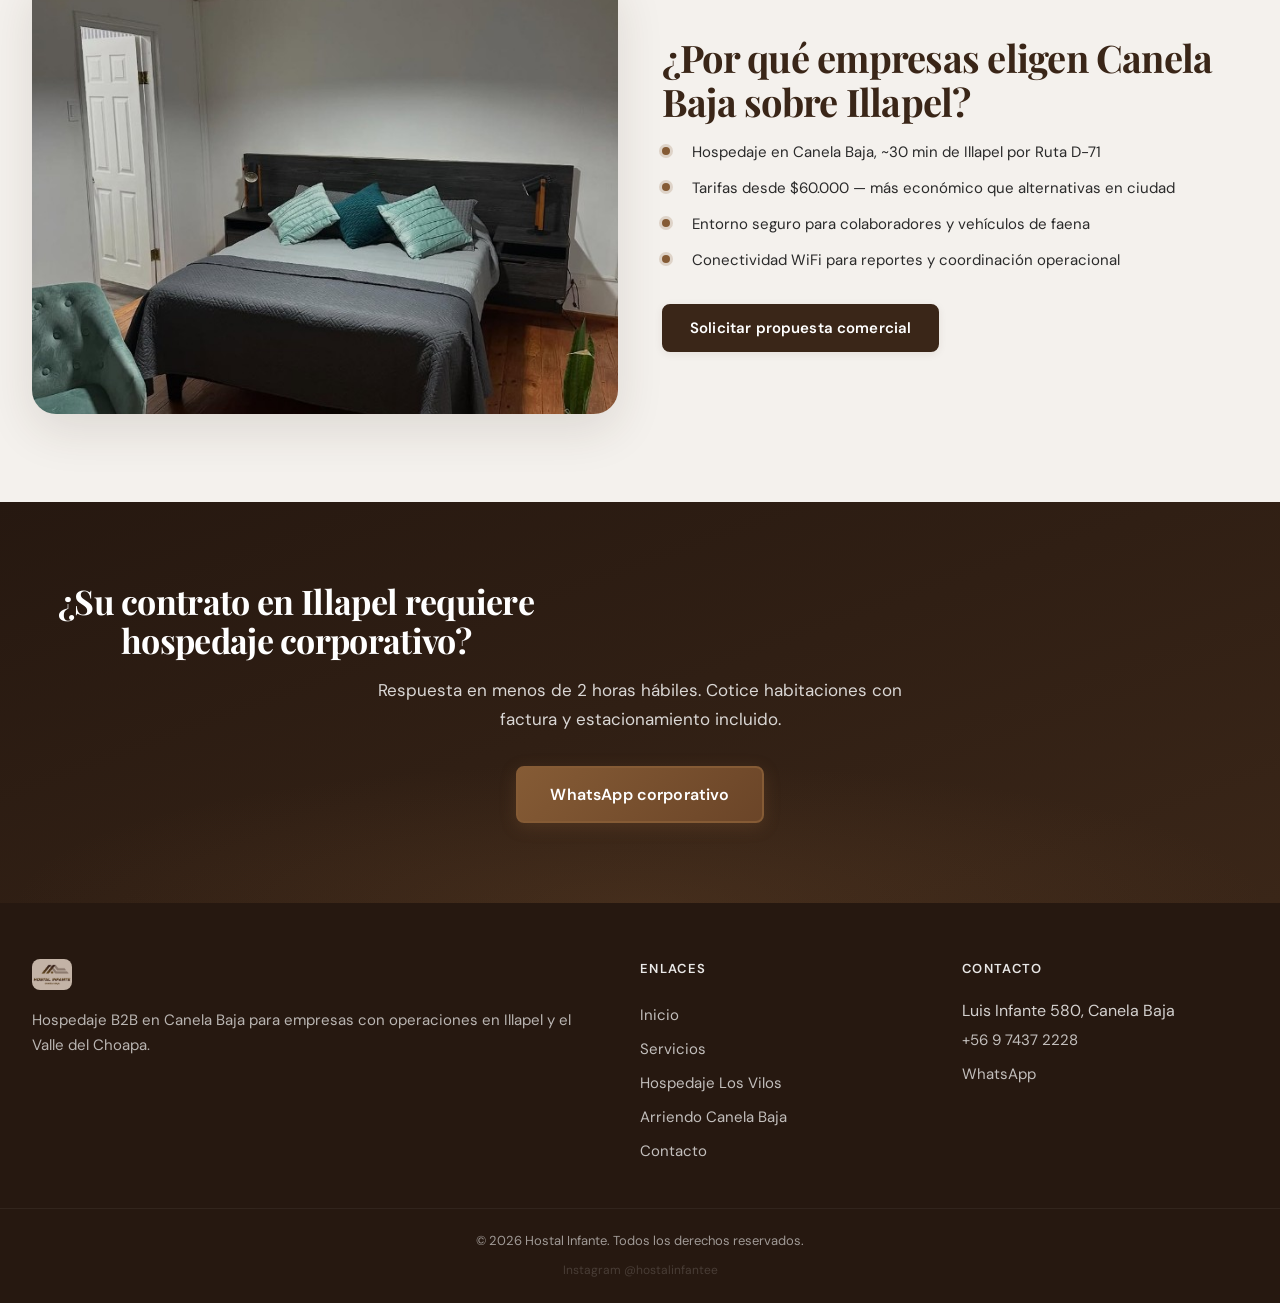
<file: hospedaje-en-illapel.html>
<!DOCTYPE html>
<html lang="es-CL">
<head>
  <meta charset="UTF-8">
  <meta name="viewport" content="width=device-width, initial-scale=1.0">
  <meta http-equiv="X-UA-Compatible" content="IE=edge">
  <title>Hospedaje para faenas en Illapel | Hostal Infante en Canela Baja</title>
  <meta name="description" content="Hostal corporativo en Canela Baja, ~30 min de Illapel. Ideal para contratistas y minería. Habitaciones desde $60.000 con facturación y estacionamiento seguro.">
  <meta name="robots" content="index, follow">
  <link rel="canonical" href="https://hostalinfante.cl/hospedaje-en-illapel.html">
  <link rel="icon" href="/img/logo.png" type="image/png">
  <meta property="og:type" content="website">
  <meta property="og:locale" content="es_CL">
  <meta property="og:title" content="Hospedaje para faenas en Illapel | Hostal Infante en Canela Baja">
  <meta property="og:description" content="Hostal corporativo en Canela Baja, ~30 min de Illapel. Ideal para contratistas y minería. Habitaciones desde $60.000 con facturación y estacionamiento seguro.">
  <meta property="og:url" content="https://hostalinfante.cl/hospedaje-en-illapel.html">
  <meta property="og:image" content="https://hostalinfante.cl/img/habitaciones.jpg">
  <link rel="preconnect" href="https://fonts.googleapis.com">
  <link rel="preconnect" href="https://fonts.gstatic.com" crossorigin>
  <link href="https://fonts.googleapis.com/css2?family=DM+Sans:ital,opsz,wght@0,9..40,400;0,9..40,500;0,9..40,600;0,9..40,700&family=Playfair+Display:wght@600;700&display=swap" rel="stylesheet">
  <link rel="stylesheet" href="/css/style.css">
  <script type="application/ld+json">
  {
    "@context": "https://schema.org",
    "@type": "LocalBusiness",
    "name": "Hostal Infante — Hospedaje para faenas en Illapel",
    "description": "Hostal corporativo en Canela Baja, ~30 min de Illapel. Emisión de factura para empresas, habitaciones desde $60.000 y estacionamiento seguro.",
    "url": "https://hostalinfante.cl/hospedaje-en-illapel.html",
    "telephone": "+56974372228",
    "priceRange": "Desde $60.000 CLP",
    "image": "https://hostalinfante.cl/img/habitaciones.jpg",
    "address": {
      "@type": "PostalAddress",
      "streetAddress": "Luis Infante 580",
      "addressLocality": "Canela Baja",
      "addressRegion": "Región de Coquimbo",
      "addressCountry": "CL"
    },
    "geo": { "@type": "GeoCoordinates", "latitude": -31.395, "longitude": -71.458 },
    "areaServed": [
      { "@type": "City", "name": "Illapel" },
      { "@type": "Place", "name": "Minera Los Pelambres" },
      { "@type": "City", "name": "Canela Baja" }
    ]
  }
  </script>
</head>
<body>
  <a class="skip-link" href="#contenido-principal">Ir al contenido</a>

  <header class="header" id="header">
    <div class="container header__inner">
      <a href="/" class="header__brand" aria-label="Hostal Infante — Inicio">
        <img src="/img/logo.png" alt="Logo Hostal Infante hospedaje empresas Illapel" width="48" height="48" fetchpriority="high">
        <span class="header__brand-text">
          <strong>Hostal Infante</strong>
          <small>Canela Baja · Coquimbo</small>
        </span>
      </a>
      <button class="nav-toggle" id="nav-toggle" type="button" aria-expanded="false" aria-controls="nav-menu" aria-label="Abrir menú de navegación">
        <span class="nav-toggle__bar"></span>
        <span class="nav-toggle__bar"></span>
        <span class="nav-toggle__bar"></span>
      </button>
      <nav class="nav" id="nav-menu" aria-label="Navegación principal">
        <ul class="nav__list">
          <li><a href="/">Inicio</a></li>
          <li><a href="/#servicios">Servicios</a></li>
          <li><a href="/hospedaje-en-illapel.html">Illapel</a></li>
          <li><a href="/hospedaje-en-los-vilos.html">Los Vilos</a></li>
          <li><a href="/arriendo-illapel-canela.html">Arriendo</a></li>
          <li><a href="/#contacto">Contacto</a></li>
          <li><a class="btn btn--accent btn--sm" href="https://wa.me/56974372228?text=Hola,%20necesito%20cotizar%20hospedaje%20empresa%20Illapel" target="_blank" rel="noopener noreferrer">Cotizar ahora</a></li>
        </ul>
      </nav>
    </div>
  </header>

  <main id="contenido-principal">
    <section class="page-hero" aria-labelledby="page-title">
      <div class="container page-hero__inner">
        <p class="hero__eyebrow">En Canela Baja · ~30 min de Illapel</p>
        <h1 id="page-title">Hospedaje para empresas con faena en Illapel</h1>
        <p class="page-hero__lead">Hostal corporativo en Canela Baja, a ~30 min de Illapel y faenas mineras. Para contratistas que necesitan <strong>Emisión de Factura para Empresas</strong> y <strong>estacionamiento seguro para camionetas y pickups</strong>.</p>
        <div class="page-hero__actions">
          <a class="btn btn--accent btn--lg" href="https://wa.me/56974372228?text=Hola,%20necesito%20cotizar%20hospedaje%20empresa%20Illapel" target="_blank" rel="noopener noreferrer">Cotizar hospedaje corporativo</a>
          <a class="btn btn--outline-light btn--lg" href="tel:+56974372228">+56 9 7437 2228</a>
        </div>
      </div>
    </section>

    <section class="trust-bar" aria-label="Indicadores corporativos">
      <div class="container trust-bar__grid">
        <div class="trust-bar__item">
          <span class="trust-bar__value">Factura</span>
          <span class="trust-bar__label">Emisión B2B</span>
        </div>
        <div class="trust-bar__item">
          <span class="trust-bar__value">Parking</span>
          <span class="trust-bar__label">Estacionamiento seguro</span>
        </div>
        <div class="trust-bar__item">
          <span class="trust-bar__value">$60.000</span>
          <span class="trust-bar__label">Tarifa desde</span>
        </div>
        <div class="trust-bar__item">
          <span class="trust-bar__value">24/7</span>
          <span class="trust-bar__label">Seguridad</span>
        </div>
      </div>
    </section>

    <section class="section">
      <div class="container">
        <div class="benefit-banner" role="note">
          <p>Contratistas de Illapel y Minera Los Pelambres eligen Hostal Infante por <strong>Emisión de Factura para Empresas</strong> y <strong>estacionamiento seguro para camionetas y pickups</strong> — sin la sobrecarga de costos del hospedaje urbano en Illapel.</p>
        </div>

        <div class="content-block">
          <h2>Hostal corporativo para faenas en Illapel</h2>
          <p>Illapel concentra demanda minera y de obras civiles. En Luis Infante 580, Canela Baja — a ~30 min por Ruta D-71 — su empresa obtiene tarifas competitivas, entorno controlado y acceso directo hacia Illapel y sectores de faena.</p>
        </div>

        <div class="cards">
          <article class="card card--highlight">
            <h3>Emisión de Factura para Empresas</h3>
            <p>Boleta o factura electrónica para compras, finanzas y rendición de gastos. Documentación lista sin demoras.</p>
          </article>
          <article class="card">
            <h3>Estacionamiento seguro</h3>
            <p><strong>Estacionamiento privado con acceso controlado.</strong> Espacio para camionetas, pickups y vehículos de faena de su equipo.</p>
          </article>
          <article class="card">
            <h3>Equipos pequeños y grupos de trabajo</h3>
            <p>Reservas corporativas con check-in coordinado. Ideal para supervisores, técnicos y grupos de trabajo en faena.</p>
          </article>
        </div>

        <div class="split split--spaced">
          <div class="split__media">
            <img src="/img/habitaciones.jpg" alt="Hospedaje empresas Illapel habitación corporativa Canela Baja" width="800" height="600" loading="lazy" decoding="async">
          </div>
          <div class="split__content">
            <h2>¿Por qué empresas eligen Canela Baja sobre Illapel?</h2>
            <ul class="checklist">
              <li>Hospedaje en Canela Baja, ~30 min de Illapel por Ruta D-71</li>
              <li>Tarifas desde $60.000 — más económico que alternativas en ciudad</li>
              <li>Entorno seguro para colaboradores y vehículos de faena</li>
              <li>Conectividad WiFi para reportes y coordinación operacional</li>
            </ul>
            <a class="btn btn--primary" href="https://wa.me/56974372228?text=Hola,%20necesito%20cotizar%20hospedaje%20empresa%20Illapel" target="_blank" rel="noopener noreferrer">Solicitar propuesta comercial</a>
          </div>
        </div>
      </div>
    </section>

    <section class="section section--cta" aria-labelledby="cta-illapel">
      <div class="container cta-box">
        <h2 id="cta-illapel">¿Su contrato en Illapel requiere hospedaje corporativo?</h2>
        <p>Respuesta en menos de 2 horas hábiles. Cotice habitaciones con factura y estacionamiento incluido.</p>
        <div class="cta-box__actions">
          <a class="btn btn--accent btn--lg" href="https://wa.me/56974372228?text=Hola,%20necesito%20cotizar%20hospedaje%20empresa%20Illapel" target="_blank" rel="noopener noreferrer">WhatsApp corporativo</a>
        </div>
      </div>
    </section>
  </main>

  <footer class="footer">
    <div class="container footer__grid">
      <div class="footer__brand">
        <img src="/img/logo.png" alt="Hostal Infante logo" width="40" height="40" loading="lazy" decoding="async">
        <p>Hospedaje B2B en Canela Baja para empresas con operaciones en Illapel y el Valle del Choapa.</p>
      </div>
      <nav class="footer__nav" aria-label="Enlaces del pie de página">
        <h3>Enlaces</h3>
        <ul>
          <li><a href="/">Inicio</a></li>
          <li><a href="/#servicios">Servicios</a></li>
          <li><a href="/hospedaje-en-los-vilos.html">Hospedaje Los Vilos</a></li>
          <li><a href="/arriendo-illapel-canela.html">Arriendo Canela Baja</a></li>
          <li><a href="/#contacto">Contacto</a></li>
        </ul>
      </nav>
      <div class="footer__contact">
        <h3>Contacto</h3>
        <address>
          Luis Infante 580, Canela Baja<br>
          <a href="tel:+56974372228">+56 9 7437 2228</a><br>
          <a href="https://wa.me/56974372228?text=Hola,%20necesito%20cotizar%20habitaciones%20para%20empresa" target="_blank" rel="noopener noreferrer">WhatsApp</a>
        </address>
      </div>
    </div>
    <div class="footer__bottom">
      <div class="container">
        <p>&copy; <span id="year"></span> Hostal Infante. Todos los derechos reservados.</p>
        <p class="footer__instagram"><a href="https://www.instagram.com/hostalinfantee/" target="_blank" rel="noopener nofollow">Instagram @hostalinfantee</a></p>
      </div>
    </div>
  </footer>

  <a class="whatsapp-float" href="https://wa.me/56974372228?text=Hola,%20necesito%20cotizar%20hospedaje%20empresa%20Illapel" target="_blank" rel="noopener noreferrer" aria-label="Contactar por WhatsApp">
    <svg width="28" height="28" viewBox="0 0 24 24" fill="currentColor" aria-hidden="true"><path d="M17.472 14.382c-.297-.149-1.758-.867-2.03-.967-.273-.099-.471-.148-.67.15-.197.297-.767.966-.94 1.164-.173.199-.347.223-.644.075-.297-.15-1.255-.463-2.39-1.475-.883-.788-1.48-1.761-1.653-2.059-.173-.297-.018-.458.13-.606.134-.133.298-.347.446-.52.149-.174.198-.298.298-.497.099-.198.05-.371-.025-.52-.075-.149-.669-1.612-.916-2.207-.242-.579-.487-.5-.669-.51-.173-.008-.371-.01-.57-.01-.198 0-.52.074-.792.372-.272.297-1.04 1.016-1.04 2.479 0 1.462 1.065 2.875 1.213 3.074.149.198 2.096 3.2 5.077 4.487.709.306 1.262.489 1.694.625.712.227 1.36.195 1.871.118.571-.085 1.758-.719 2.006-1.413.248-.694.248-1.289.173-1.413-.074-.124-.272-.198-.57-.347m-5.421 7.403h-.004a9.87 9.87 0 0 1-5.031-1.378l-.361-.214-3.741.982.998-3.648-.235-.374a9.86 9.86 0 0 1-1.51-5.26c.001-5.45 4.436-9.884 9.888-9.884 2.64 0 5.122 1.03 6.988 2.898a9.825 9.825 0 0 1 2.893 6.994c-.003 5.45-4.435 9.884-9.885 9.884m8.413-18.297A11.815 11.815 0 0 0 12.05 0C5.495 0 .16 5.335.157 11.892c0 2.096.547 4.142 1.588 5.945L.057 24l6.305-1.654a11.882 11.882 0 0 0 5.683 1.448h.005c6.554 0 11.89-5.335 11.893-11.893a11.821 11.821 0 0 0-3.48-8.413z"/></svg>
  </a>
  <script src="/js/main.js" defer></script>
</body>
</html>
</file>
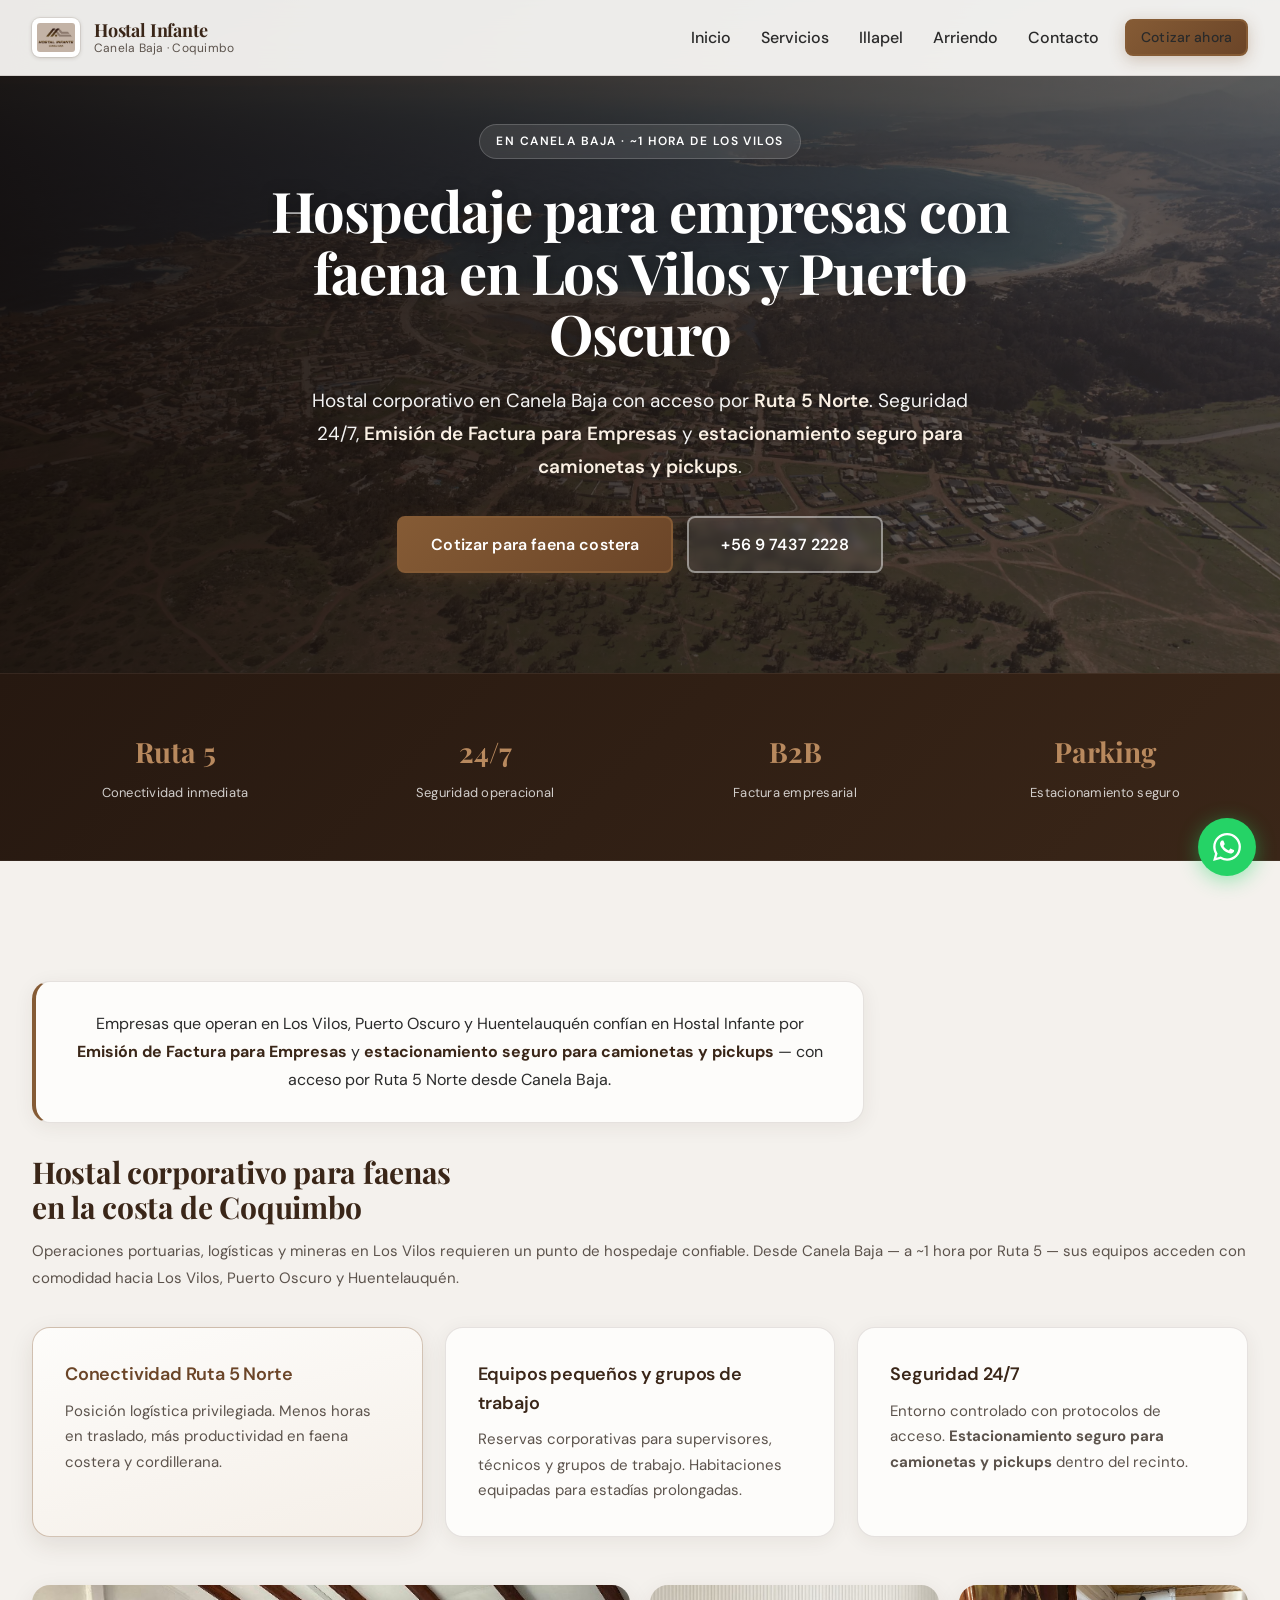
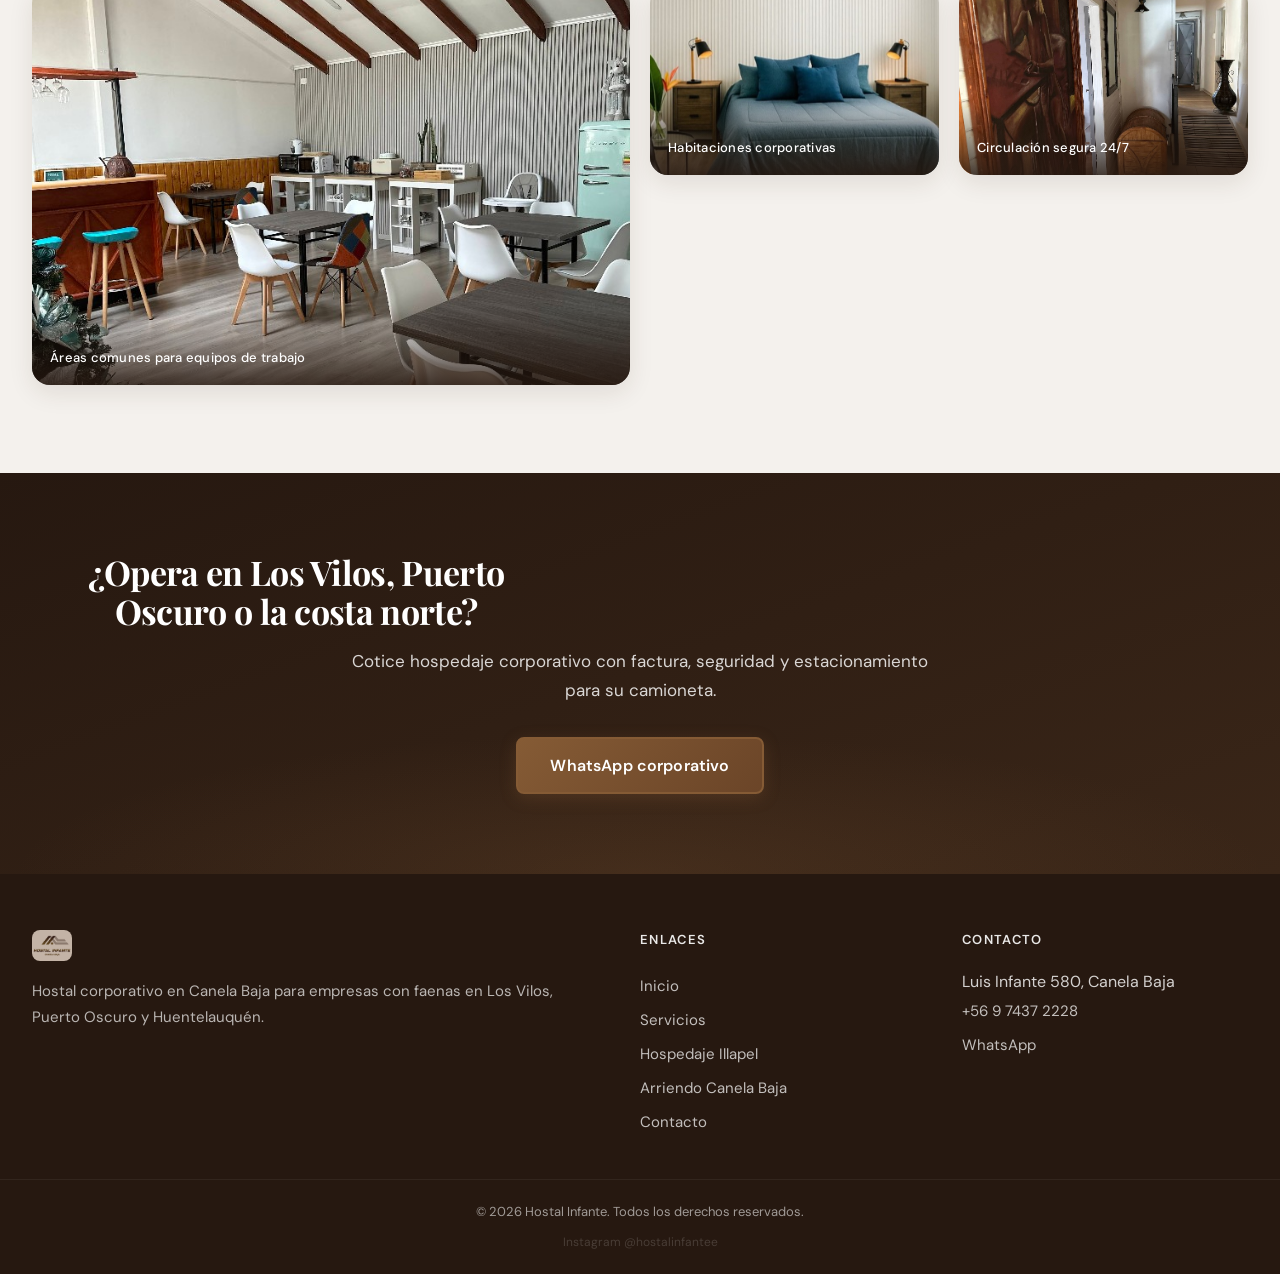
<file: hospedaje-en-los-vilos.html>
<!DOCTYPE html>
<html lang="es-CL">
<head>
  <meta charset="UTF-8">
  <meta name="viewport" content="width=device-width, initial-scale=1.0">
  <meta http-equiv="X-UA-Compatible" content="IE=edge">
  <title>Hospedaje para faenas en Los Vilos | Hostal Infante en Canela Baja</title>
  <meta name="description" content="Hostal corporativo en Canela Baja, ~1 hora de Los Vilos. Seguridad 24/7, factura empresarial y conectividad por Ruta 5 Norte.">
  <meta name="robots" content="index, follow">
  <link rel="canonical" href="https://hostalinfante.cl/hospedaje-en-los-vilos.html">
  <link rel="icon" href="/img/logo.png" type="image/png">
  <meta property="og:type" content="website">
  <meta property="og:locale" content="es_CL">
  <meta property="og:title" content="Hospedaje para faenas en Los Vilos | Hostal Infante en Canela Baja">
  <meta property="og:description" content="Hostal corporativo en Canela Baja, ~1 hora de Los Vilos. Seguridad 24/7, factura empresarial y conectividad por Ruta 5 Norte.">
  <meta property="og:url" content="https://hostalinfante.cl/hospedaje-en-los-vilos.html">
  <meta property="og:image" content="https://hostalinfante.cl/img/losvilos.webp">
  <link rel="preconnect" href="https://fonts.googleapis.com">
  <link rel="preconnect" href="https://fonts.gstatic.com" crossorigin>
  <link href="https://fonts.googleapis.com/css2?family=DM+Sans:ital,opsz,wght@0,9..40,400;0,9..40,500;0,9..40,600;0,9..40,700&family=Playfair+Display:wght@600;700&display=swap" rel="stylesheet">
  <link rel="stylesheet" href="/css/style.css">
  <script type="application/ld+json">
  {
    "@context": "https://schema.org",
    "@type": "LocalBusiness",
    "name": "Hostal Infante — Hospedaje para faenas en Los Vilos",
    "description": "Hostal corporativo en Canela Baja, ~1 hora de Los Vilos. Conectividad Ruta 5 Norte, seguridad 24/7 y hospedaje B2B para Puerto Oscuro y Huentelauquén.",
    "url": "https://hostalinfante.cl/hospedaje-en-los-vilos.html",
    "telephone": "+56974372228",
    "priceRange": "Desde $60.000 CLP",
    "image": "https://hostalinfante.cl/img/losvilos.webp",
    "address": {
      "@type": "PostalAddress",
      "streetAddress": "Luis Infante 580",
      "addressLocality": "Canela Baja",
      "addressRegion": "Región de Coquimbo",
      "addressCountry": "CL"
    },
    "geo": { "@type": "GeoCoordinates", "latitude": -31.395, "longitude": -71.458 },
    "areaServed": [
      { "@type": "City", "name": "Los Vilos" },
      { "@type": "Place", "name": "Puerto Oscuro" },
      { "@type": "Place", "name": "Huentelauquén" }
    ]
  }
  </script>
</head>
<body>
  <a class="skip-link" href="#contenido-principal">Ir al contenido</a>

  <header class="header" id="header">
    <div class="container header__inner">
      <a href="/" class="header__brand" aria-label="Hostal Infante — Inicio">
        <img src="/img/logo.png" alt="Logo Hostal Infante hospedaje Los Vilos contratistas" width="48" height="48" fetchpriority="high">
        <span class="header__brand-text">
          <strong>Hostal Infante</strong>
          <small>Canela Baja · Coquimbo</small>
        </span>
      </a>
      <button class="nav-toggle" id="nav-toggle" type="button" aria-expanded="false" aria-controls="nav-menu" aria-label="Abrir menú de navegación">
        <span class="nav-toggle__bar"></span>
        <span class="nav-toggle__bar"></span>
        <span class="nav-toggle__bar"></span>
      </button>
      <nav class="nav" id="nav-menu" aria-label="Navegación principal">
        <ul class="nav__list">
          <li><a href="/">Inicio</a></li>
          <li><a href="/#servicios">Servicios</a></li>
          <li><a href="/hospedaje-en-illapel.html">Illapel</a></li>
          <li><a href="/arriendo-illapel-canela.html">Arriendo</a></li>
          <li><a href="/#contacto">Contacto</a></li>
          <li><a class="btn btn--accent btn--sm" href="https://wa.me/56974372228?text=Hola,%20necesito%20cotizar%20hospedaje%20Los%20Vilos" target="_blank" rel="noopener noreferrer">Cotizar ahora</a></li>
        </ul>
      </nav>
    </div>
  </header>

  <main id="contenido-principal">
    <section class="hero hero--compact hero--center" aria-labelledby="page-title">
      <div class="hero__bg">
        <img src="/img/losvilos.webp" alt="Hospedaje corporativo Los Vilos Puerto Oscuro Ruta 5 hostal Canela Baja" width="1920" height="1080" fetchpriority="high">
      </div>
      <div class="hero__overlay"></div>
      <div class="container hero__content">
        <p class="hero__eyebrow">En Canela Baja · ~1 hora de Los Vilos</p>
        <h1 id="page-title">Hospedaje para empresas con faena en Los Vilos y Puerto Oscuro</h1>
        <p class="hero__lead">Hostal corporativo en Canela Baja con acceso por <strong>Ruta 5 Norte</strong>. Seguridad 24/7, <strong>Emisión de Factura para Empresas</strong> y <strong>estacionamiento seguro para camionetas y pickups</strong>.</p>
        <div class="hero__actions">
          <a class="btn btn--accent btn--lg" href="https://wa.me/56974372228?text=Hola,%20necesito%20cotizar%20hospedaje%20Los%20Vilos" target="_blank" rel="noopener noreferrer">Cotizar para faena costera</a>
          <a class="btn btn--outline-light btn--lg" href="tel:+56974372228">+56 9 7437 2228</a>
        </div>
      </div>
    </section>

    <section class="trust-bar" aria-label="Indicadores corporativos">
      <div class="container trust-bar__grid">
        <div class="trust-bar__item">
          <span class="trust-bar__value">Ruta 5</span>
          <span class="trust-bar__label">Conectividad inmediata</span>
        </div>
        <div class="trust-bar__item">
          <span class="trust-bar__value">24/7</span>
          <span class="trust-bar__label">Seguridad operacional</span>
        </div>
        <div class="trust-bar__item">
          <span class="trust-bar__value">B2B</span>
          <span class="trust-bar__label">Factura empresarial</span>
        </div>
        <div class="trust-bar__item">
          <span class="trust-bar__value">Parking</span>
          <span class="trust-bar__label">Estacionamiento seguro</span>
        </div>
      </div>
    </section>

    <section class="section">
      <div class="container">
        <div class="benefit-banner" role="note">
          <p>Empresas que operan en Los Vilos, Puerto Oscuro y Huentelauquén confían en Hostal Infante por <strong>Emisión de Factura para Empresas</strong> y <strong>estacionamiento seguro para camionetas y pickups</strong> — con acceso por Ruta 5 Norte desde Canela Baja.</p>
        </div>

        <div class="content-block">
          <h2>Hostal corporativo para faenas en la costa de Coquimbo</h2>
          <p>Operaciones portuarias, logísticas y mineras en Los Vilos requieren un punto de hospedaje confiable. Desde Canela Baja — a ~1 hora por Ruta 5 — sus equipos acceden con comodidad hacia Los Vilos, Puerto Oscuro y Huentelauquén.</p>
        </div>

        <div class="cards">
          <article class="card card--highlight">
            <h3>Conectividad Ruta 5 Norte</h3>
            <p>Posición logística privilegiada. Menos horas en traslado, más productividad en faena costera y cordillerana.</p>
          </article>
          <article class="card">
            <h3>Equipos pequeños y grupos de trabajo</h3>
            <p>Reservas corporativas para supervisores, técnicos y grupos de trabajo. Habitaciones equipadas para estadías prolongadas.</p>
          </article>
          <article class="card">
            <h3>Seguridad 24/7</h3>
            <p>Entorno controlado con protocolos de acceso. <strong>Estacionamiento seguro para camionetas y pickups</strong> dentro del recinto.</p>
          </article>
        </div>

        <div class="infra-gallery infra-gallery--spaced">
          <figure class="infra-gallery__item infra-gallery__item--feature">
            <img src="/img/comedor.jpg" alt="Comedor corporativo hospedaje Los Vilos contratistas faena" width="800" height="600" loading="lazy" decoding="async">
            <figcaption class="infra-gallery__caption">Áreas comunes para equipos de trabajo</figcaption>
          </figure>
          <figure class="infra-gallery__item">
            <img src="/img/habitaciones2.jpg" alt="Habitación alojamiento empresa Los Vilos Puerto Oscuro" width="600" height="450" loading="lazy" decoding="async">
            <figcaption class="infra-gallery__caption">Habitaciones corporativas</figcaption>
          </figure>
          <figure class="infra-gallery__item">
            <img src="/img/pasillo.jpg" alt="Instalaciones seguras hostal B2B Ruta 5 Coquimbo" width="600" height="450" loading="lazy" decoding="async">
            <figcaption class="infra-gallery__caption">Circulación segura 24/7</figcaption>
          </figure>
        </div>
      </div>
    </section>

    <section class="section section--cta" aria-labelledby="cta-vilos">
      <div class="container cta-box">
        <h2 id="cta-vilos">¿Opera en Los Vilos, Puerto Oscuro o la costa norte?</h2>
        <p>Cotice hospedaje corporativo con factura, seguridad y estacionamiento para su camioneta.</p>
        <div class="cta-box__actions">
          <a class="btn btn--accent btn--lg" href="https://wa.me/56974372228?text=Hola,%20necesito%20cotizar%20hospedaje%20Los%20Vilos" target="_blank" rel="noopener noreferrer">WhatsApp corporativo</a>
        </div>
      </div>
    </section>
  </main>

  <footer class="footer">
    <div class="container footer__grid">
      <div class="footer__brand">
        <img src="/img/logo.png" alt="Hostal Infante logo" width="40" height="40" loading="lazy" decoding="async">
        <p>Hostal corporativo en Canela Baja para empresas con faenas en Los Vilos, Puerto Oscuro y Huentelauquén.</p>
      </div>
      <nav class="footer__nav" aria-label="Enlaces del pie de página">
        <h3>Enlaces</h3>
        <ul>
          <li><a href="/">Inicio</a></li>
          <li><a href="/#servicios">Servicios</a></li>
          <li><a href="/hospedaje-en-illapel.html">Hospedaje Illapel</a></li>
          <li><a href="/arriendo-illapel-canela.html">Arriendo Canela Baja</a></li>
          <li><a href="/#contacto">Contacto</a></li>
        </ul>
      </nav>
      <div class="footer__contact">
        <h3>Contacto</h3>
        <address>
          Luis Infante 580, Canela Baja<br>
          <a href="tel:+56974372228">+56 9 7437 2228</a><br>
          <a href="https://wa.me/56974372228?text=Hola,%20necesito%20cotizar%20habitaciones%20para%20empresa" target="_blank" rel="noopener noreferrer">WhatsApp</a>
        </address>
      </div>
    </div>
    <div class="footer__bottom">
      <div class="container">
        <p>&copy; <span id="year"></span> Hostal Infante. Todos los derechos reservados.</p>
        <p class="footer__instagram"><a href="https://www.instagram.com/hostalinfantee/" target="_blank" rel="noopener nofollow">Instagram @hostalinfantee</a></p>
      </div>
    </div>
  </footer>

  <a class="whatsapp-float" href="https://wa.me/56974372228?text=Hola,%20necesito%20cotizar%20hospedaje%20Los%20Vilos" target="_blank" rel="noopener noreferrer" aria-label="Contactar por WhatsApp">
    <svg width="28" height="28" viewBox="0 0 24 24" fill="currentColor" aria-hidden="true"><path d="M17.472 14.382c-.297-.149-1.758-.867-2.03-.967-.273-.099-.471-.148-.67.15-.197.297-.767.966-.94 1.164-.173.199-.347.223-.644.075-.297-.15-1.255-.463-2.39-1.475-.883-.788-1.48-1.761-1.653-2.059-.173-.297-.018-.458.13-.606.134-.133.298-.347.446-.52.149-.174.198-.298.298-.497.099-.198.05-.371-.025-.52-.075-.149-.669-1.612-.916-2.207-.242-.579-.487-.5-.669-.51-.173-.008-.371-.01-.57-.01-.198 0-.52.074-.792.372-.272.297-1.04 1.016-1.04 2.479 0 1.462 1.065 2.875 1.213 3.074.149.198 2.096 3.2 5.077 4.487.709.306 1.262.489 1.694.625.712.227 1.36.195 1.871.118.571-.085 1.758-.719 2.006-1.413.248-.694.248-1.289.173-1.413-.074-.124-.272-.198-.57-.347m-5.421 7.403h-.004a9.87 9.87 0 0 1-5.031-1.378l-.361-.214-3.741.982.998-3.648-.235-.374a9.86 9.86 0 0 1-1.51-5.26c.001-5.45 4.436-9.884 9.888-9.884 2.64 0 5.122 1.03 6.988 2.898a9.825 9.825 0 0 1 2.893 6.994c-.003 5.45-4.435 9.884-9.885 9.884m8.413-18.297A11.815 11.815 0 0 0 12.05 0C5.495 0 .16 5.335.157 11.892c0 2.096.547 4.142 1.588 5.945L.057 24l6.305-1.654a11.882 11.882 0 0 0 5.683 1.448h.005c6.554 0 11.89-5.335 11.893-11.893a11.821 11.821 0 0 0-3.48-8.413z"/></svg>
  </a>
  <script src="/js/main.js" defer></script>
</body>
</html>
</file>
<file: css/style.css>
*,*::before,*::after{box-sizing:border-box;margin:0;padding:0}html{scroll-behavior:smooth;-webkit-text-size-adjust:100%}body{font-family:var(--font-body);font-size:1rem;line-height:1.6;color:var(--color-text);background:var(--color-bg);overflow-x:hidden;-webkit-font-smoothing:antialiased}img,svg{display:block;max-width:100%;height:auto}picture{display:block}a{color:var(--color-primary);text-decoration:none;transition:color var(--transition-fast)}a:hover{color:var(--color-accent)}ul{list-style:none}address{font-style:normal}:root{--color-primary:#3A2618;--color-primary-dark:#261810;--color-primary-light:#523520;--color-accent:#855B35;--color-accent-dark:#6b4528;--color-accent-light:#b8895e;--color-bg:#F4F1ED;--color-bg-alt:#E8E2DA;--color-surface:#FDFCFA;--color-text:#2a2a2a;--color-text-muted:#5c534c;--color-border:rgba(58,38,24,.12);--color-overlay:rgba(38,24,16,.82);--font-body:"DM Sans",system-ui,-apple-system,sans-serif;--font-display:"Playfair Display",Georgia,serif;--shadow-xs:0 1px 2px rgba(58,38,24,.06);--shadow-sm:0 2px 8px rgba(58,38,24,.08);--shadow-md:0 8px 24px rgba(58,38,24,.1);--shadow-lg:0 16px 48px rgba(58,38,24,.12);--shadow-card:0 4px 20px rgba(58,38,24,.07);--shadow-card-hover:0 12px 40px rgba(58,38,24,.14);--radius-sm:.5rem;--radius-md:.875rem;--radius-lg:1.125rem;--radius-xl:1.5rem;--transition-fast:180ms cubic-bezier(.4,0,.2,1);--transition:320ms cubic-bezier(.4,0,.2,1);--container:76rem;--header-h:4.75rem}.skip-link{position:absolute;top:-100%;left:1rem;z-index:9999;padding:.75rem 1.25rem;background:var(--color-accent);color:#fff;border-radius:var(--radius-sm);font-weight:600}.skip-link:focus{top:1rem}.container{width:min(100% - 2.5rem,var(--container));margin-inline:auto}.btn{display:inline-flex;align-items:center;justify-content:center;gap:.5rem;padding:.8125rem 1.625rem;font-family:inherit;font-size:.9375rem;font-weight:600;line-height:1.2;border:2px solid transparent;border-radius:var(--radius-sm);cursor:pointer;transition:background var(--transition-fast),color var(--transition-fast),border-color var(--transition-fast),transform var(--transition-fast),box-shadow var(--transition-fast);text-align:center;white-space:nowrap;letter-spacing:.01em}.btn:active{transform:scale(.98)}.btn--sm{padding:.5625rem 1.125rem;font-size:.875rem}.btn--lg{padding:1.0625rem 2rem;font-size:1rem}.btn--primary{background:var(--color-primary);color:#fff;border-color:var(--color-primary);box-shadow:var(--shadow-sm)}.btn--primary:hover{background:var(--color-primary-dark);border-color:var(--color-primary-dark);color:#fff;box-shadow:var(--shadow-md)}.btn--accent{background:linear-gradient(135deg,var(--color-accent) 0%,var(--color-accent-dark) 100%);color:#fff;border-color:var(--color-accent);box-shadow:0 4px 16px rgba(133,91,53,.3)}.btn--accent:hover{background:var(--color-accent-dark);border-color:var(--color-accent-dark);color:#fff;box-shadow:0 6px 24px rgba(133,91,53,.4)}.btn--outline{background:transparent;color:var(--color-primary);border-color:var(--color-primary)}.btn--outline:hover{background:var(--color-primary);color:#fff}.btn--outline-light{background:rgba(255,255,255,.08);color:#fff;border-color:rgba(255,255,255,.45);backdrop-filter:blur(4px)}.btn--outline-light:hover{background:#fff;color:var(--color-primary);border-color:#fff}.hero .btn--outline{background:rgba(255,255,255,.1);color:#fff;border-color:rgba(255,255,255,.55);backdrop-filter:blur(4px)}.hero .btn--outline:hover{background:#fff;color:var(--color-primary);border-color:#fff}.header{position:fixed;top:0;left:0;right:0;z-index:100;height:var(--header-h);background:rgba(253,252,250,.92);backdrop-filter:blur(16px) saturate(1.2);-webkit-backdrop-filter:blur(16px) saturate(1.2);border-bottom:1px solid var(--color-border);transition:box-shadow var(--transition),background var(--transition)}.header--scrolled{box-shadow:var(--shadow-sm);background:rgba(253,252,250,.97)}.header__inner{display:flex;align-items:center;justify-content:space-between;height:100%}.header__brand{display:flex;align-items:center;gap:.875rem;color:var(--color-text);transition:opacity var(--transition-fast)}.header__brand:hover{color:var(--color-text);opacity:.9}.header__brand img{border-radius:var(--radius-sm);background:#fff;padding:.3125rem;box-shadow:0 1px 4px rgba(58,38,24,.18),0 0 0 1px rgba(58,38,24,.08)}.header__brand-text{display:flex;flex-direction:column;line-height:1.2}.header__brand-text strong{font-family:var(--font-display);font-size:1.125rem;font-weight:700;color:var(--color-primary);letter-spacing:-.01em}.header__brand-text small{font-size:.75rem;color:var(--color-text-muted);letter-spacing:.02em}.nav-toggle{display:flex;flex-direction:column;justify-content:center;gap:5px;width:2.5rem;height:2.5rem;padding:.5rem;background:none;border:none;cursor:pointer;z-index:110}.nav-toggle__bar{display:block;width:100%;height:2px;background:var(--color-primary);border-radius:2px;transition:transform var(--transition-fast),opacity var(--transition-fast)}.nav-toggle[aria-expanded=true] .nav-toggle__bar:nth-child(1){transform:translateY(7px) rotate(45deg)}.nav-toggle[aria-expanded=true] .nav-toggle__bar:nth-child(2){opacity:0}.nav-toggle[aria-expanded=true] .nav-toggle__bar:nth-child(3){transform:translateY(-7px) rotate(-45deg)}.nav{position:fixed;inset:0;top:var(--header-h);background:var(--color-surface);padding:2rem 1.25rem;transform:translateX(100%);transition:transform var(--transition);overflow-y:auto;box-shadow:var(--shadow-lg)}.nav--open{transform:translateX(0)}.nav__list{display:flex;flex-direction:column;gap:.25rem}.nav__list a{display:block;padding:.875rem 1rem;font-weight:500;color:var(--color-text);border-radius:var(--radius-sm);transition:background var(--transition-fast),color var(--transition-fast)}.nav__list a:hover{background:var(--color-bg-alt);color:var(--color-primary)}.nav__list .btn{margin-top:.75rem;width:100%}.hero{position:relative;display:flex;align-items:center;min-height:100svh;padding-top:var(--header-h);color:#fff}.hero__bg{position:absolute;inset:0;z-index:0}.hero__bg img{width:100%;height:100%;object-fit:cover}.hero__overlay{position:absolute;inset:0;z-index:1;background:linear-gradient(105deg,rgba(18,10,6,.93) 0%,rgba(28,18,12,.82) 42%,rgba(38,24,16,.62) 100%)}.hero__content{position:relative;z-index:2;padding-block:3.5rem 4.5rem}.hero__eyebrow{display:inline-block;margin-bottom:1.25rem;padding:.4375rem 1rem;font-size:.75rem;font-weight:600;letter-spacing:.12em;text-transform:uppercase;background:rgba(255,255,255,.1);border:1px solid rgba(255,255,255,.18);border-radius:2rem;backdrop-filter:blur(8px)}.hero h1{font-family:var(--font-display);font-size:clamp(2rem,5.5vw,3.5rem);font-weight:700;line-height:1.1;margin-bottom:1.25rem;max-width:16ch;letter-spacing:-.02em;text-shadow:0 2px 16px rgba(0,0,0,.35)}.hero__highlight{display:block;margin:.75rem 0 1.25rem;padding:.875rem 1.25rem;font-size:clamp(1rem,2.5vw,1.1875rem);font-weight:600;line-height:1.45;color:#fff;background:rgba(20,12,6,.72);border-left:4px solid var(--color-accent-light);border-radius:0 var(--radius-md) var(--radius-md) 0;max-width:44ch;text-shadow:0 1px 4px rgba(0,0,0,.5)}.hero__lead{font-size:clamp(1.0125rem,2.5vw,1.1875rem);line-height:1.75;max-width:52ch;margin-bottom:2rem;color:rgba(255,255,255,.95);text-shadow:0 1px 8px rgba(0,0,0,.3)}.hero__lead strong{color:#FAF0E4;font-weight:600}.hero__actions{display:flex;flex-direction:column;gap:.875rem;margin-bottom:2.75rem}.hero__badges{display:flex;flex-wrap:wrap;gap:.625rem}.hero__badges li{padding:.5625rem 1.125rem;font-size:.8125rem;font-weight:500;background:rgba(255,255,255,.08);border:1px solid rgba(255,255,255,.14);border-radius:2rem;backdrop-filter:blur(4px);transition:background var(--transition-fast)}.hero__badges li:hover{background:rgba(255,255,255,.14)}.hero--compact{min-height:clamp(26rem,68svh,38rem)}.hero--compact .hero__content{padding-block:3rem 3.5rem}.hero--center{text-align:center}.hero--center .hero__content{max-width:52rem;margin-inline:auto}.hero--center .hero__eyebrow{margin-inline:auto}.hero--center .hero__highlight{margin-inline:auto}.hero--center .hero__lead{margin-inline:auto}.hero--center .hero__actions{justify-content:center}.hero--center .hero__badges{justify-content:center}.hero--center h1{margin-inline:auto;max-width:22ch}.trust-bar{background:linear-gradient(135deg,var(--color-primary-dark) 0%,var(--color-primary) 100%);color:#fff;padding:2.5rem 0;border-block:1px solid rgba(255,255,255,.06)}.trust-bar__grid{display:grid;grid-template-columns:repeat(2,1fr);gap:1.5rem;text-align:center}.trust-bar__item{padding:1rem .5rem;border-radius:var(--radius-md);transition:background var(--transition-fast)}.trust-bar__item:hover{background:rgba(255,255,255,.05)}.trust-bar__value{display:block;font-family:var(--font-display);font-size:clamp(1.375rem,3vw,1.75rem);font-weight:700;color:var(--color-accent-light);margin-bottom:.25rem}.trust-bar__label{font-size:.8125rem;opacity:.78;letter-spacing:.02em}.section{padding:clamp(3.5rem,8vw,5.5rem) 0}.section--alt{background:var(--color-bg-alt)}.section--gallery{background:var(--color-surface)}.section__header{margin-bottom:clamp(2rem,5vw,3rem)}.section__header--center{text-align:center}.section__header--center h2,.section__header--center .section__desc{margin-inline:auto}.section__header--center h2{max-width:36ch}.section__header--center .section__desc{max-width:52ch}.benefit-banner{max-width:52rem;margin-inline:auto;text-align:center}.page-hero{text-align:center}.page-hero .container{display:flex;justify-content:center}.page-hero__inner{margin-inline:auto;text-align:center}.page-hero__actions{align-items:center}.page-hero .hero__eyebrow{margin-inline:auto}.geo-links{display:grid;gap:.75rem;margin-top:1.5rem}.geo-links a{display:block;padding:.875rem 1.25rem;font-size:.9375rem;font-weight:500;color:var(--color-primary);background:var(--color-surface);border:1px solid var(--color-border);border-radius:var(--radius-md);box-shadow:var(--shadow-xs);transition:box-shadow var(--transition-fast),border-color var(--transition-fast),transform var(--transition-fast)}.geo-links a:hover{border-color:var(--color-accent);box-shadow:var(--shadow-sm);transform:translateY(-1px);color:var(--color-accent-dark)}.section__eyebrow{display:block;margin-bottom:.625rem;font-size:.75rem;font-weight:600;letter-spacing:.14em;text-transform:uppercase;color:var(--color-accent)}.section h2{font-family:var(--font-display);font-size:clamp(1.625rem,4vw,2.375rem);font-weight:700;line-height:1.15;color:var(--color-primary);margin-bottom:1rem;max-width:24ch;letter-spacing:-.02em}.section__desc{font-size:1.0625rem;color:var(--color-text-muted);max-width:58ch;line-height:1.75}.cards{display:grid;gap:1.375rem}.card{background:var(--color-surface);padding:2rem;border-radius:var(--radius-lg);border:1px solid var(--color-border);box-shadow:var(--shadow-card);transition:box-shadow var(--transition),transform var(--transition),border-color var(--transition-fast)}.card:hover{box-shadow:var(--shadow-card-hover);transform:translateY(-4px);border-color:rgba(133,91,53,.25)}.card__icon{display:flex;align-items:center;justify-content:center;width:3.25rem;height:3.25rem;margin-bottom:1.25rem;background:linear-gradient(135deg,var(--color-bg) 0%,var(--color-bg-alt) 100%);color:var(--color-accent);border-radius:var(--radius-md);transition:transform var(--transition-fast)}.card:hover .card__icon{transform:scale(1.05)}.card h3{font-size:1.125rem;font-weight:600;color:var(--color-primary);margin-bottom:.625rem;letter-spacing:-.01em}.card p{font-size:.9375rem;color:var(--color-text-muted);line-height:1.7}.card--highlight{border-color:rgba(133,91,53,.35);background:linear-gradient(165deg,var(--color-surface) 0%,#f5efe8 100%);box-shadow:var(--shadow-md)}.card--highlight h3{color:var(--color-accent-dark)}.card--highlight .card__icon{background:linear-gradient(135deg,rgba(133,91,53,.12) 0%,rgba(133,91,53,.06) 100%);color:var(--color-accent-dark)}.infra-gallery{display:grid;grid-template-columns:1fr;gap:1rem;grid-auto-rows:minmax(200px,auto)}.infra-gallery__item{position:relative;margin:0;overflow:hidden;border-radius:var(--radius-lg);box-shadow:var(--shadow-md);aspect-ratio:4/3;transition:box-shadow var(--transition),transform var(--transition)}.infra-gallery__item:hover{box-shadow:var(--shadow-lg);transform:translateY(-2px)}.infra-gallery__item img{width:100%;height:100%;object-fit:cover;transition:transform .6s cubic-bezier(.4,0,.2,1)}.infra-gallery__item:hover img{transform:scale(1.04)}.infra-gallery__caption{position:absolute;inset-inline:0;bottom:0;padding:2.5rem 1.125rem 1.125rem;font-size:.8125rem;font-weight:500;color:#fff;line-height:1.4;background:linear-gradient(to top,rgba(38,24,16,.85) 0%,transparent 100%);letter-spacing:.02em}.page-hero{padding-top:calc(var(--header-h) + 3.5rem);padding-bottom:3.5rem;background:linear-gradient(155deg,var(--color-primary-dark) 0%,var(--color-primary) 55%,#4a3220 100%);color:#fff;position:relative;overflow:hidden}.page-hero::before{content:"";position:absolute;inset:0;background:radial-gradient(ellipse 80% 60% at 100% 0%,rgba(133,91,53,.25) 0%,transparent 60%);pointer-events:none}.page-hero__inner{position:relative;max-width:50ch}.page-hero h1{font-family:var(--font-display);font-size:clamp(1.875rem,4.5vw,2.875rem);font-weight:700;line-height:1.12;margin-bottom:1.125rem;letter-spacing:-.02em}.page-hero__lead{font-size:1.0625rem;line-height:1.75;opacity:.9;margin-bottom:1.75rem}.page-hero__actions{display:flex;flex-direction:column;gap:.875rem}.content-block{margin-bottom:2.25rem}.content-block h2{font-family:var(--font-display);font-size:clamp(1.375rem,3vw,1.875rem);color:var(--color-primary);margin-bottom:.875rem;letter-spacing:-.01em}.content-block p,.content-block li{font-size:.9375rem;color:var(--color-text-muted);line-height:1.75}.content-block ul{margin:.875rem 0;padding-left:1.25rem;list-style:disc}.content-block li{margin-bottom:.5rem}.benefit-banner{margin:2rem 0;padding:1.75rem 2rem;background:var(--color-surface);border-radius:var(--radius-lg);border:1px solid var(--color-border);box-shadow:var(--shadow-card);border-left:4px solid var(--color-accent)}.benefit-banner p{font-size:1rem;color:var(--color-text);line-height:1.75;margin:0}.benefit-banner strong{color:var(--color-primary)}.split{display:flex;flex-direction:column;gap:2.75rem}.split--spaced{margin-top:3rem}.infra-gallery--spaced{margin-top:3rem}.content-block--spaced{margin-top:3rem}.split__content h2{max-width:none}.split__content p{margin-bottom:1.25rem;color:var(--color-text-muted);line-height:1.75}.checklist{margin-bottom:2rem}.checklist li{position:relative;padding-left:1.875rem;margin-bottom:.75rem;font-size:.9375rem;color:var(--color-text);line-height:1.6}.checklist li::before{content:"";position:absolute;left:0;top:.5em;width:.5rem;height:.5rem;background:var(--color-accent);border-radius:50%;box-shadow:0 0 0 3px rgba(133,91,53,.2)}.split__media{border-radius:var(--radius-xl);overflow:hidden;box-shadow:var(--shadow-lg)}.split__media img{width:100%;height:100%;object-fit:cover;aspect-ratio:4/3}.location{display:flex;flex-direction:column;gap:2.5rem}.location__address{margin-bottom:1.5rem;font-size:1.0625rem;line-height:1.85}.location__routes{margin-bottom:1.75rem}.location__routes li{padding:.625rem 0;font-size:.9375rem;color:var(--color-text-muted);border-bottom:1px solid var(--color-border)}.location__routes a{color:var(--color-accent);font-weight:500;text-decoration:underline;text-underline-offset:2px}.location__routes a:hover{color:var(--color-accent-dark)}.location__map{border-radius:var(--radius-lg);overflow:hidden;box-shadow:var(--shadow-md);aspect-ratio:4/3}.location__map iframe{width:100%;height:100%;border:0}.section--cta{padding:clamp(3.5rem,8vw,5rem) 0;background:linear-gradient(160deg,var(--color-primary-dark) 0%,var(--color-primary) 100%);position:relative}.section--cta::before{content:"";position:absolute;inset:0;background:radial-gradient(ellipse 70% 50% at 50% 100%,rgba(133,91,53,.2) 0%,transparent 70%);pointer-events:none}.cta-box{position:relative;text-align:center}.cta-box h2{font-family:var(--font-display);font-size:clamp(1.5rem,4vw,2.125rem);color:#fff;margin-bottom:1rem;letter-spacing:-.02em}.cta-box p{color:rgba(255,255,255,.82);max-width:48ch;margin-inline:auto;margin-bottom:2rem;font-size:1.0625rem;line-height:1.7}.cta-box__actions{display:flex;flex-direction:column;gap:.875rem;align-items:center}.footer{background:var(--color-primary-dark);color:rgba(255,255,255,.8);padding-top:3.5rem}.footer h3{font-size:.8125rem;font-weight:600;text-transform:uppercase;letter-spacing:.1em;color:rgba(255,255,255,.9);margin-bottom:1.125rem}.footer__grid{display:grid;gap:2.25rem;padding-bottom:2.5rem}.footer__brand img{margin-bottom:1.125rem;border-radius:var(--radius-sm)}.footer__brand p{font-size:.9375rem;line-height:1.7;opacity:.85}.footer__nav a,.footer__contact a{display:inline-block;padding:.3125rem 0;color:rgba(255,255,255,.72);font-size:.9375rem;transition:color var(--transition-fast)}.footer__nav a:hover,.footer__contact a:hover{color:var(--color-accent-light)}.footer__bottom{padding:1.375rem 0;border-top:1px solid rgba(255,255,255,.08);text-align:center;font-size:.8125rem;opacity:.7}.footer__instagram{margin-top:.625rem;font-size:.75rem;opacity:.5}.footer__instagram a{color:rgba(255,255,255,.45)!important;font-size:.75rem;font-weight:400}.footer__instagram a:hover{color:rgba(255,255,255,.7)!important}.whatsapp-float{position:fixed;bottom:1.5rem;right:1.5rem;z-index:90;display:flex;align-items:center;justify-content:center;width:3.625rem;height:3.625rem;background:#25d366;color:#fff;border-radius:50%;box-shadow:0 4px 20px rgba(37,211,102,.45);transition:transform var(--transition-fast),box-shadow var(--transition-fast)}.whatsapp-float:hover{transform:scale(1.07);box-shadow:0 8px 28px rgba(37,211,102,.5);color:#fff}@media(min-width:36rem){.infra-gallery{grid-template-columns:repeat(2,1fr);grid-auto-rows:200px}.infra-gallery__item{aspect-ratio:auto}.infra-gallery__item--feature{grid-row:span 2}}@media(min-width:48rem){.geo-links{grid-template-columns:repeat(3,1fr)}.nav-toggle{display:none}.nav{position:static;inset:auto;padding:0;transform:none;background:none;overflow:visible;box-shadow:none}.nav__list{flex-direction:row;align-items:center;gap:.125rem}.nav__list a{padding:.5rem .875rem}.nav__list .btn{margin-top:0;width:auto;margin-left:.625rem}.hero__actions{flex-direction:row;flex-wrap:wrap}.trust-bar__grid{grid-template-columns:repeat(4,1fr)}.cards{grid-template-columns:repeat(2,1fr)}.split{flex-direction:row;align-items:center}.split__content{flex:1}.split__media{flex:1}.location{flex-direction:row;align-items:stretch}.location__info{flex:1}.location__map{flex:1.15}.cta-box__actions{flex-direction:row;justify-content:center}.footer__grid{grid-template-columns:2fr 1fr 1fr}.page-hero__actions{flex-direction:row;flex-wrap:wrap}}@media(min-width:64rem){.cards{grid-template-columns:repeat(3,1fr)}.hero__content{padding-block:4.5rem 5.5rem}.infra-gallery{grid-template-columns:repeat(4,1fr);grid-auto-rows:190px;gap:1.25rem}.infra-gallery__item--feature{grid-column:span 2;grid-row:span 2}.infra-gallery__item--wide{grid-column:span 2}}@media(prefers-reduced-motion:reduce){*,*::before,*::after{animation-duration:.01ms!important;animation-iteration-count:1!important;transition-duration:.01ms!important}html{scroll-behavior:auto}.infra-gallery__item:hover img,.card:hover{transform:none}}
</file>
